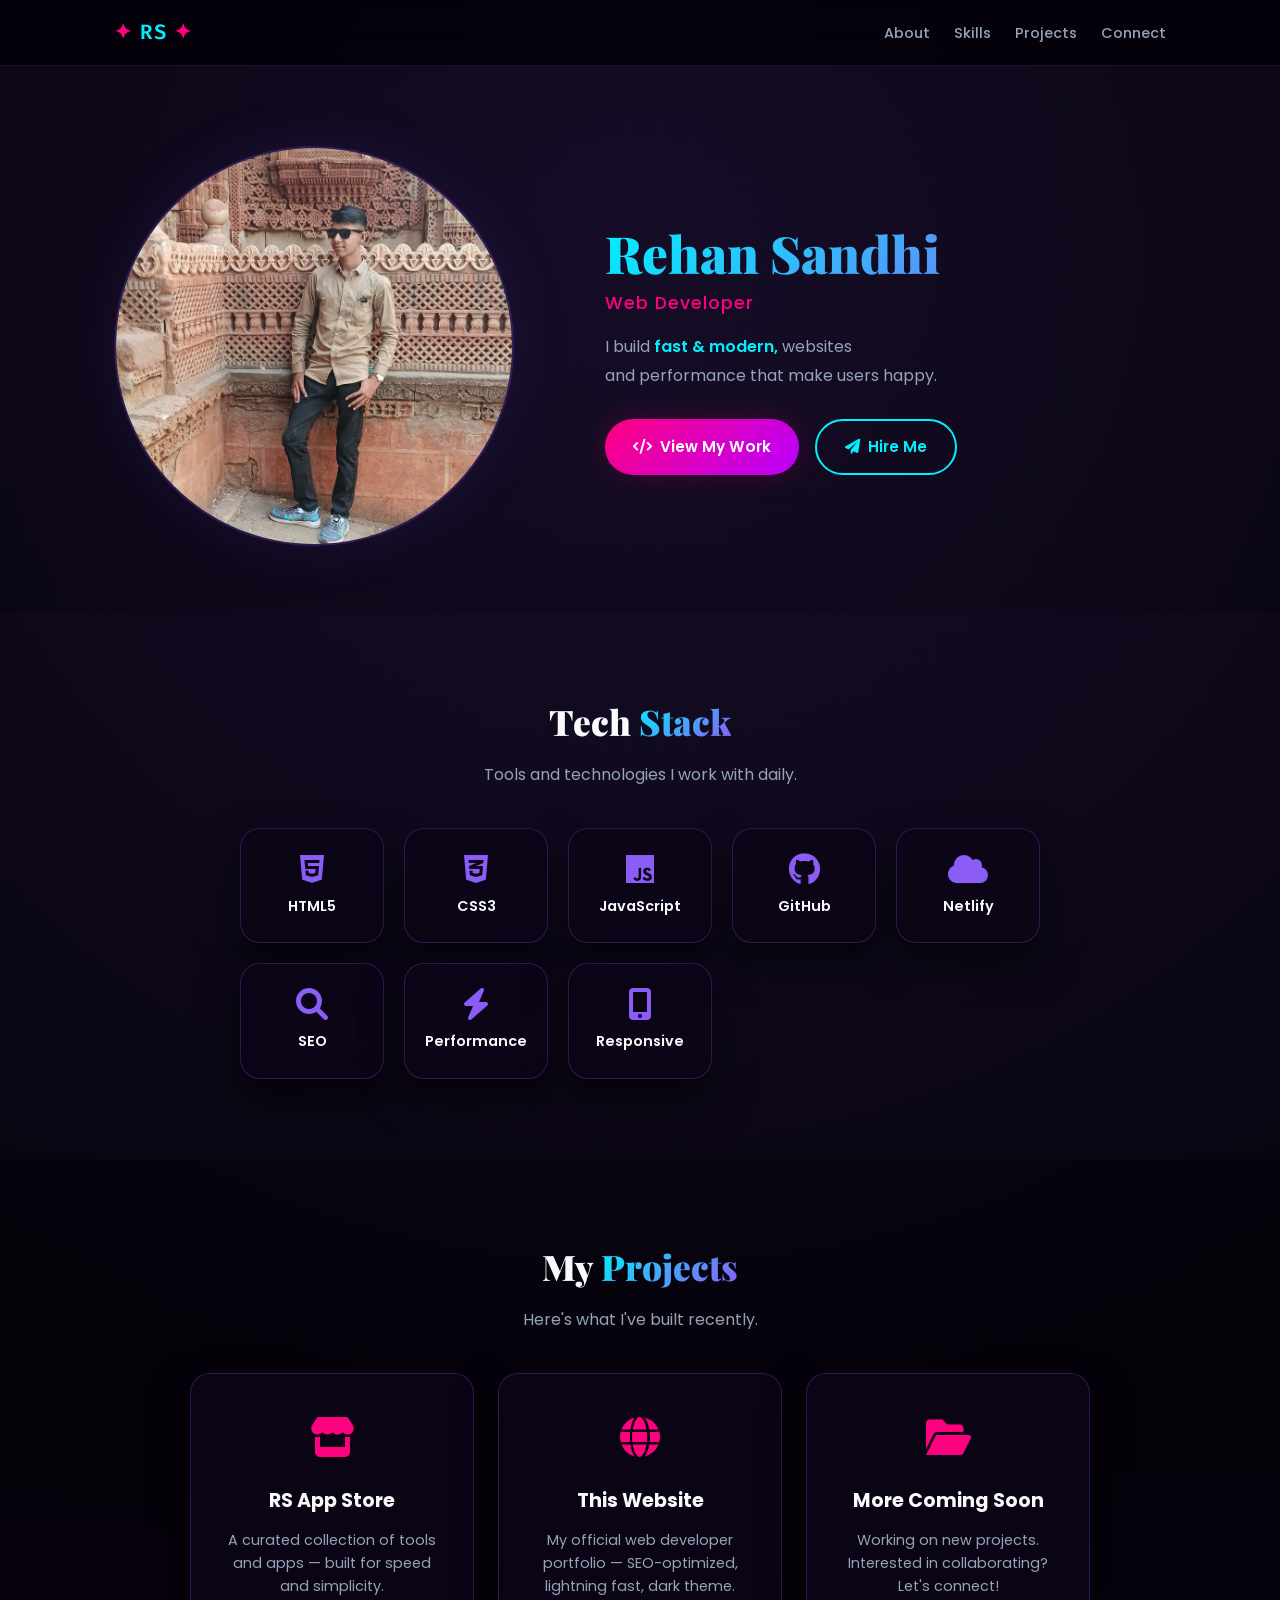
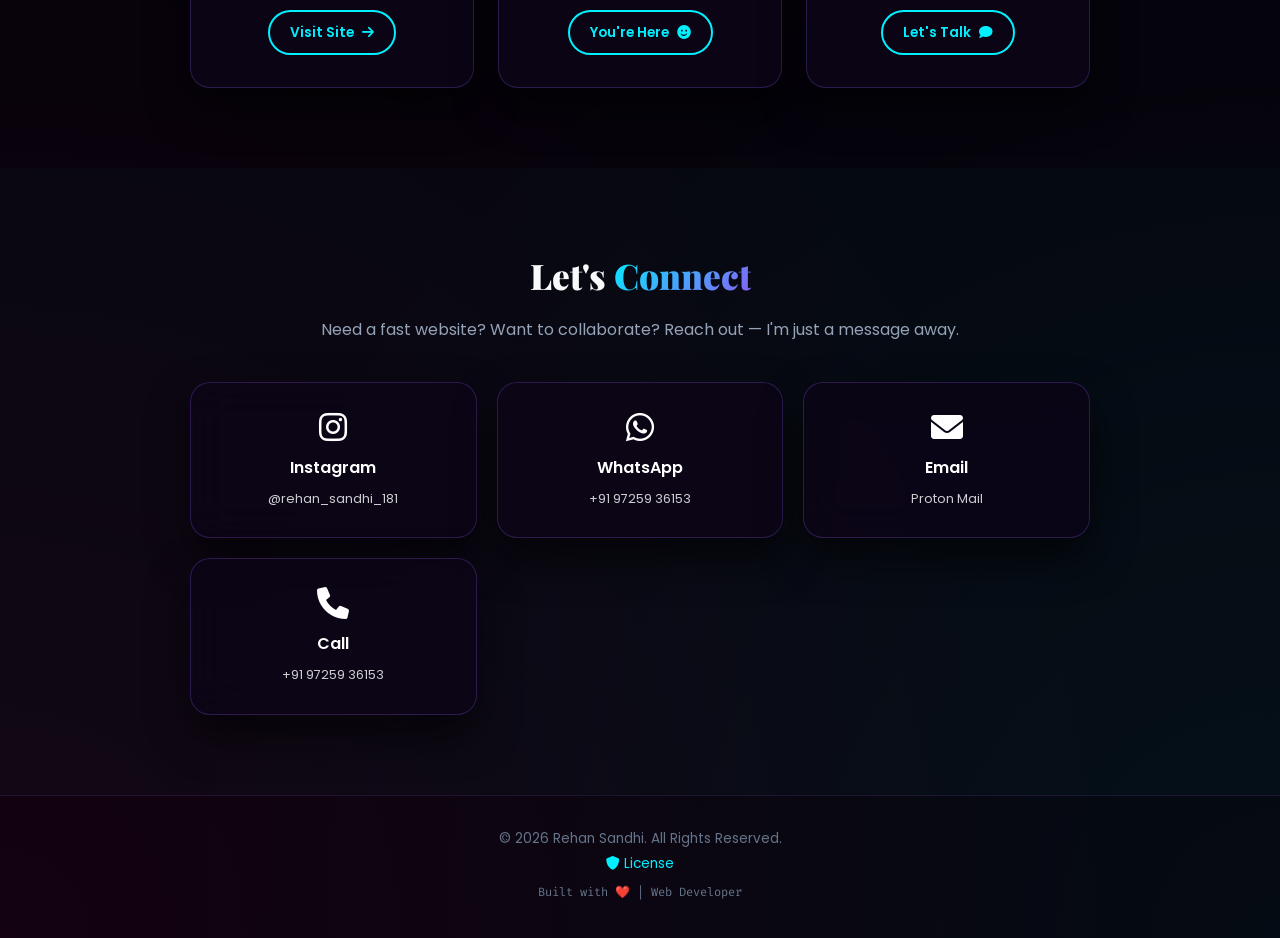
<file: index.html>
<!DOCTYPE html>
<html lang="en">
<head>
    <meta charset="UTF-8">
    <meta name="viewport" content="width=device-width, initial-scale=1.0">
    
    <!-- Primary Meta Tags -->
    <title>Rehan Sandhi | Web Developer</title>
    <meta name="title" content="Rehan Sandhi | Web Developer">
    <meta name="description" content="Rehan Sandhi - Web Developer. Building fast, modern, SEO-optimized websites. Specializing in static sites, GitHub, and Netlify deployment.">
    <meta name="keywords" content="Rehan Sandhi, Web Developer, web developer India, static sites, Netlify, GitHub, SEO, HTML, CSS, JavaScript, rehan_sandhi_181">
    <meta name="author" content="Rehan Sandhi">
    <meta name="robots" content="index, follow, max-image-preview:large">
    <meta name="theme-color" content="#0B1026">
    <meta name="apple-mobile-web-app-capable" content="yes">
    <meta name="apple-mobile-web-app-status-bar-style" content="black-translucent">
    <link rel="canonical" href="https://rehansandhi181.netlify.app/">
    
    <!-- Open Graph -->
    <meta property="og:type" content="website">
    <meta property="og:url" content="https://rehansandhi181.netlify.app/">
    <meta property="og:title" content="Rehan Sandhi | Web Developer">
    <meta property="og:description" content="Web Developer building fast, modern websites.">
    <meta property="og:image" content="https://rehansandhi181.netlify.app/rehan-sandhi.png">
    <meta property="og:image:alt" content="Rehan Sandhi - Web Developer">
    <meta property="og:site_name" content="Rehan Sandhi">
    <meta property="og:locale" content="en_IN">
    
    <!-- Twitter Card -->
    <meta name="twitter:card" content="summary_large_image">
    <meta name="twitter:url" content="https://rehansandhi181.netlify.app/">
    <meta name="twitter:title" content="Rehan Sandhi | Web Developer">
    <meta name="twitter:description" content="Web Developer building fast, modern websites.">
    <meta name="twitter:image" content="https://rehansandhi181.netlify.app/rehan-sandhi.png">
    
    <!-- Favicon -->
    <link rel="icon" type="image/png" href="rehan-sandhi.png">
    <link rel="apple-touch-icon" href="rehan-sandhi.png">
    
    <!-- Fonts -->
    <link rel="preconnect" href="https://fonts.googleapis.com">
    <link rel="preconnect" href="https://fonts.gstatic.com" crossorigin>
    <link href="https://fonts.googleapis.com/css2?family=Playfair+Display:wght@700;900&family=Poppins:wght@300;400;500;600;700&family=Fira+Code:wght@400;600&display=swap" rel="stylesheet">
    <link rel="stylesheet" href="https://cdnjs.cloudflare.com/ajax/libs/font-awesome/6.0.0-beta3/css/all.min.css">
    
    <!-- Stylesheet -->
    <link rel="stylesheet" href="style.css">
    
    <!-- Preload Critical Image -->
    <link rel="preload" as="image" href="rehan-sandhi.png">

    <!-- ============ STRUCTURED DATA ============ -->
    
    <!-- Person Schema -->
    <script type="application/ld+json">
    {
      "@context": "https://schema.org",
      "@type": "Person",
      "name": "Rehan Sandhi",
      "givenName": "Rehan",
      "familyName": "Sandhi",
      "url": "https://rehansandhi181.netlify.app",
      "image": "https://rehansandhi181.netlify.app/rehan-sandhi.png",
      "sameAs": [
        "https://www.instagram.com/rehan_sandhi_181/",
        "https://wa.me/919725936153",
        "https://rehan-sandhi.blogspot.com/"
      ],
      "jobTitle": "Web Developer",
      "description": "Rehan Sandhi is a web developer specializing in fast, modern, SEO-optimized static websites using HTML, CSS, JavaScript, and Netlify.",
      "email": "rehansandhi181@proton.me",
      "telephone": "+919725936153",
      "address": {
        "@type": "PostalAddress",
        "addressCountry": "IN"
      }
    }
    </script>

    <!-- ImageObject Schema -->
    <script type="application/ld+json">
    {
      "@context": "https://schema.org",
      "@type": "ImageObject",
      "contentUrl": "https://rehansandhi181.netlify.app/rehan-sandhi.png",
      "name": "Rehan Sandhi - Web Developer",
      "description": "Official photo of Rehan Sandhi, Web Developer.",
      "caption": "Rehan Sandhi - Web Developer Portrait",
      "author": {
        "@type": "Person",
        "name": "Rehan Sandhi"
      },
      "license": "https://rehan-sandhi.blogspot.com/2026/02/my-license.html"
    }
    </script>

    <!-- WebSite Schema -->
    <script type="application/ld+json">
    {
      "@context": "https://schema.org",
      "@type": "WebSite",
      "name": "Rehan Sandhi - Web Developer",
      "url": "https://rehansandhi181.netlify.app",
      "description": "Official website of Rehan Sandhi, Web Developer.",
      "publisher": {
        "@type": "Person",
        "name": "Rehan Sandhi"
      }
    }
    </script>
</head>
<body>
    <!-- Navigation -->
    <nav class="navbar" aria-label="Main navigation">
        <div class="container nav-container">
            <a href="/" class="logo" aria-label="Rehan Sandhi Home">
                <span class="logo-icon">✦</span> RS <span class="logo-icon">✦</span>
            </a>
            
            <!-- Hamburger Button (Mobile) -->
            <button class="hamburger" id="hamburger" aria-label="Menu" aria-expanded="false">
                <i class="fas fa-bars"></i>
            </button>
            
            <!-- Navigation Links -->
            <ul class="nav-links" id="navMenu">
                <li><a href="#about">About</a></li>
                <li><a href="#skills">Skills</a></li>
                <li><a href="#projects">Projects</a></li>
                <li><a href="#connect">Connect</a></li>
            </ul>
        </div>
    </nav>

    <!-- About Section -->
    <header class="hero" id="about">
        <div class="container hero-grid">
            <div class="hero-image">
                <img 
                    src="rehan-sandhi.png" 
                    alt="Rehan Sandhi - Web Developer | Building fast, modern websites" 
                    title="Rehan Sandhi - Web Developer"
                    width="400" 
                    height="400"
                    loading="eager"
                    decoding="async"
                >
            </div>
            <div class="hero-text">
                <h1 class="gradient-text">Rehan Sandhi</h1>
                <p class="tagline">Web Developer</p>
                <p class="bio">
                    I build <strong>fast & modern,</strong> websites<br>
                    and performance that make users happy.
                </p>
                <div class="cta-buttons">
                    <a href="#projects" class="btn btn-primary">
                        <i class="fas fa-code"></i> View My Work
                    </a>
                    <a href="#connect" class="btn btn-outline">
                        <i class="fas fa-paper-plane"></i> Hire Me
                    </a>
                </div>
            </div>
        </div>
    </header>

    <!-- Skills Section -->
    <section class="skills-section" id="skills">
        <div class="container">
            <h2 class="section-title">Tech <span class="gradient-text">Stack</span></h2>
            <p class="section-desc">Tools and technologies I work with daily.</p>
            
            <div class="skills-grid">
                <div class="skill-card">
                    <i class="fab fa-html5"></i>
                    <span>HTML5</span>
                </div>
                <div class="skill-card">
                    <i class="fab fa-css3-alt"></i>
                    <span>CSS3</span>
                </div>
                <div class="skill-card">
                    <i class="fab fa-js"></i>
                    <span>JavaScript</span>
                </div>
                <div class="skill-card">
                    <i class="fab fa-github"></i>
                    <span>GitHub</span>
                </div>
                <div class="skill-card">
                    <i class="fas fa-cloud"></i>
                    <span>Netlify</span>
                </div>
                <div class="skill-card">
                    <i class="fas fa-search"></i>
                    <span>SEO</span>
                </div>
                <div class="skill-card">
                    <i class="fas fa-bolt"></i>
                    <span>Performance</span>
                </div>
                <div class="skill-card">
                    <i class="fas fa-mobile-alt"></i>
                    <span>Responsive</span>
                </div>
            </div>
        </div>
    </section>

    <!-- Projects Section -->
    <section class="projects-section" id="projects">
        <div class="container">
            <h2 class="section-title">My <span class="gradient-text">Projects</span></h2>
            <p class="section-desc">Here's what I've built recently.</p>
            
            <div class="projects-grid">
                <div class="project-card">
                    <div class="project-icon">
                        <i class="fas fa-store"></i>
                    </div>
                    <h3>RS App Store</h3>
                    <p>A curated collection of tools and apps — built for speed and simplicity.</p>
                    <a href="https://rs-appstore.blogspot.com" target="_blank" rel="noopener" class="btn btn-outline btn-sm">
                        Visit Site <i class="fas fa-arrow-right"></i>
                    </a>
                </div>
                
                <div class="project-card">
                    <div class="project-icon">
                        <i class="fas fa-globe"></i>
                    </div>
                    <h3>This Website</h3>
                    <p>My official web developer portfolio — SEO-optimized, lightning fast, dark theme.</p>
                    <a href="https://rehansandhi181.netlify.app" class="btn btn-outline btn-sm">
                        You're Here <i class="fas fa-smile"></i>
                    </a>
                </div>
                
                <div class="project-card">
                    <div class="project-icon">
                        <i class="fas fa-folder-open"></i>
                    </div>
                    <h3>More Coming Soon</h3>
                    <p>Working on new projects. Interested in collaborating? Let's connect!</p>
                    <a href="#connect" class="btn btn-outline btn-sm">
                        Let's Talk <i class="fas fa-comment"></i>
                    </a>
                </div>
            </div>
        </div>
    </section>

    <!-- Connect Section -->
    <section class="connect-section" id="connect">
        <div class="container">
            <h2 class="section-title">Let's <span class="gradient-text">Connect</span></h2>
            <p class="section-desc">Need a fast website? Want to collaborate? Reach out — I'm just a message away.</p>
            
            <div class="social-grid">
                <a href="https://www.instagram.com/rehan_sandhi_181/" class="social-card instagram" target="_blank" rel="me noopener">
                    <i class="fab fa-instagram"></i>
                    <span class="social-name">Instagram</span>
                    <span class="social-handle">@rehan_sandhi_181</span>
                </a>
                
                <a href="https://wa.me/919725936153" class="social-card whatsapp" target="_blank" rel="me noopener">
                    <i class="fab fa-whatsapp"></i>
                    <span class="social-name">WhatsApp</span>
                    <span class="social-handle">+91 97259 36153</span>
                </a>
                
                <a href="mailto:rehansandhi181@proton.me" class="social-card email">
                    <i class="fas fa-envelope"></i>
                    <span class="social-name">Email</span>
                    <span class="social-handle">Proton Mail</span>
                </a>
                
                <a href="tel:+919725936153" class="social-card phone">
                    <i class="fas fa-phone"></i>
                    <span class="social-name">Call</span>
                    <span class="social-handle">+91 97259 36153</span>
                </a>
            </div>
        </div>
    </section>

    <!-- Footer -->
    <footer class="footer">
        <div class="container">
            <div class="footer-content">
                <p>&copy; 2026 Rehan Sandhi. All Rights Reserved.</p>
                <p class="footer-license">
                    <a href="https://rehan-sandhi.blogspot.com/2026/02/my-license.html" target="_blank" rel="noopener">
                        <i class="fas fa-shield-alt"></i> License
                    </a>
                </p>
                <p class="footer-tagline">Built with ❤️ | Web Developer</p>
            </div>
        </div>
    </footer>

    <!-- Back to Top -->
    <button id="backToTop" class="back-to-top" aria-label="Back to top">
        <i class="fas fa-arrow-up"></i>
    </button>

    <script>
        // Smooth scroll
        document.querySelectorAll('a[href^="#"]').forEach(anchor => {
            anchor.addEventListener('click', function(e) {
                e.preventDefault();
                document.querySelector(this.getAttribute('href')).scrollIntoView({
                    behavior: 'smooth'
                });
            });
        });

        // Back to top
        const backToTop = document.getElementById('backToTop');
        window.addEventListener('scroll', () => {
            backToTop.classList.toggle('visible', window.scrollY > 500);
        });
        backToTop.addEventListener('click', () => {
            window.scrollTo({ top: 0, behavior: 'smooth' });
        });

        // Instant Dropdown Menu
        const hamburger = document.getElementById('hamburger');
        const navMenu = document.getElementById('navMenu');

        hamburger.addEventListener('click', () => {
            navMenu.classList.toggle('show');
            hamburger.setAttribute('aria-expanded', navMenu.classList.contains('show'));
        });

        navMenu.querySelectorAll('a').forEach(link => {
            link.addEventListener('click', () => {
                navMenu.classList.remove('show');
                hamburger.setAttribute('aria-expanded', 'false');
            });
        });

        document.addEventListener('click', (e) => {
            if (!hamburger.contains(e.target) && !navMenu.contains(e.target)) {
                navMenu.classList.remove('show');
                hamburger.setAttribute('aria-expanded', 'false');
            }
        });
    </script>
</body>
</html>
</file>
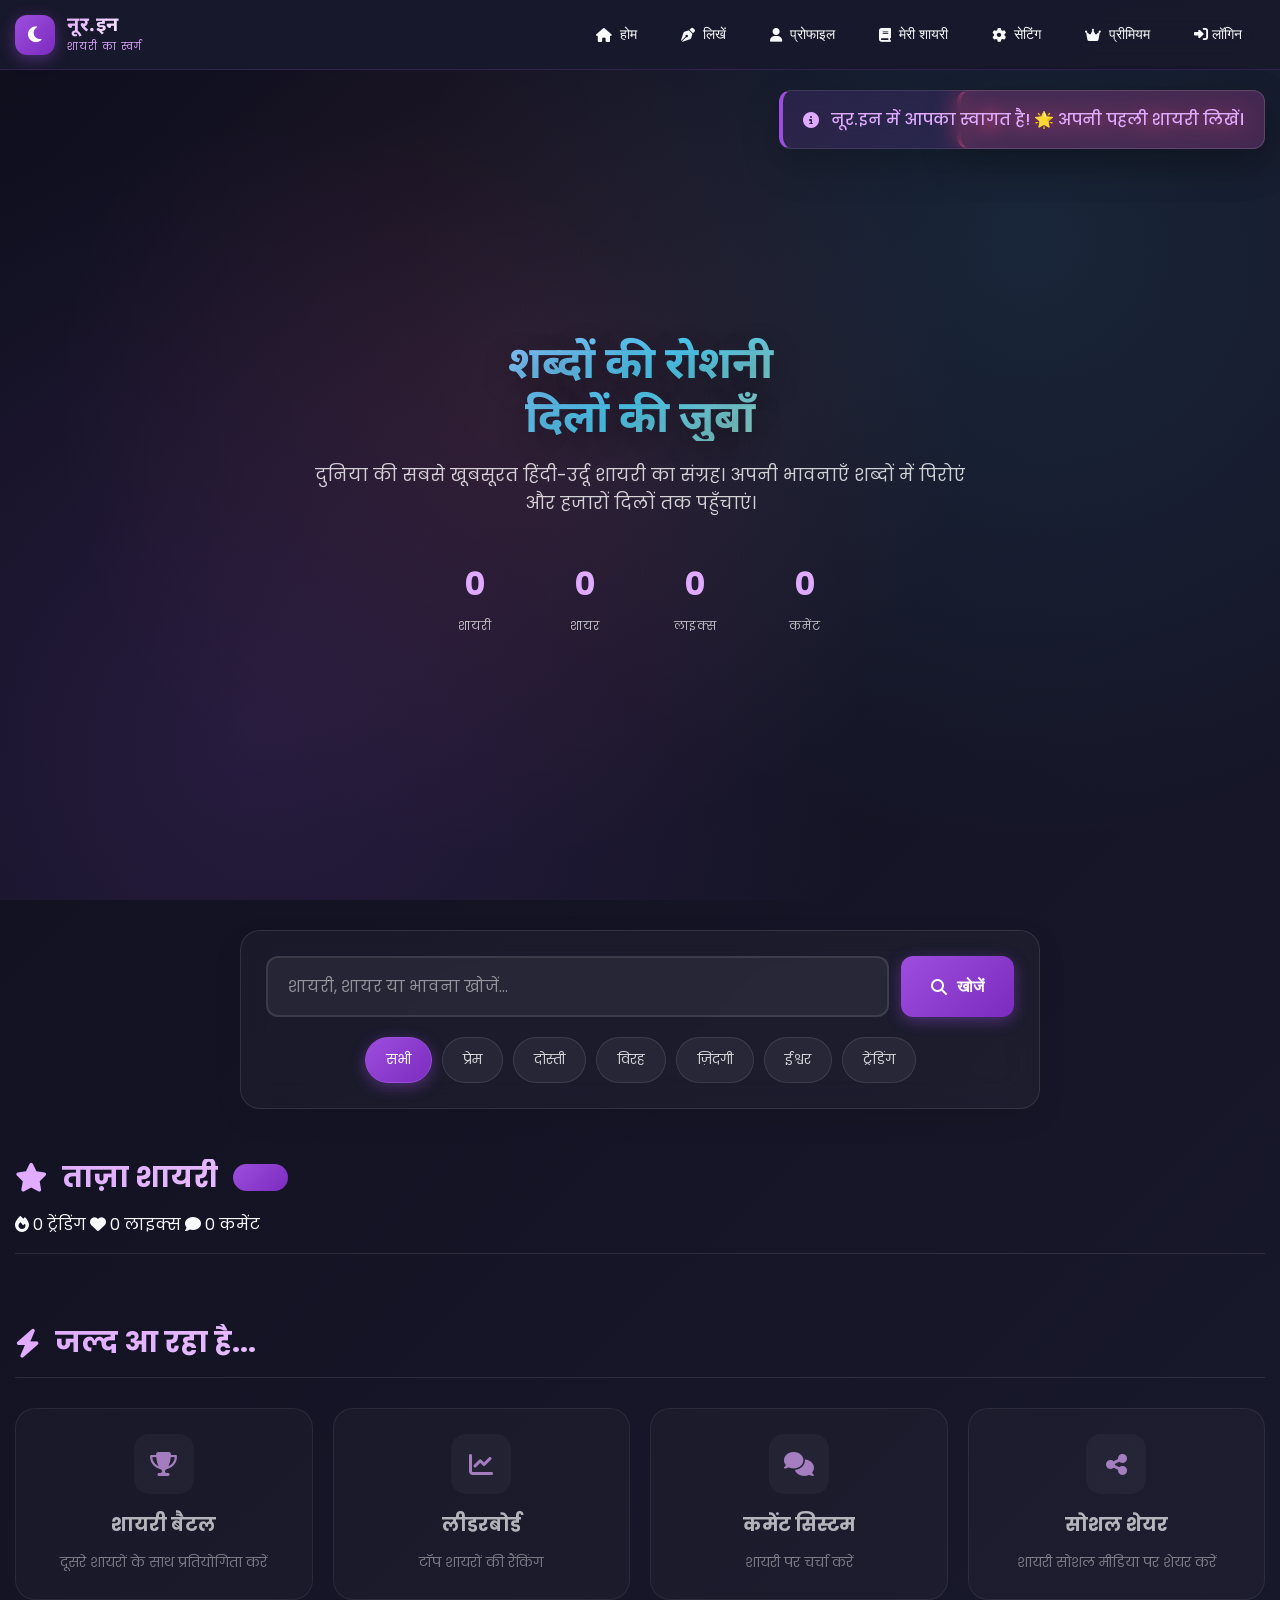
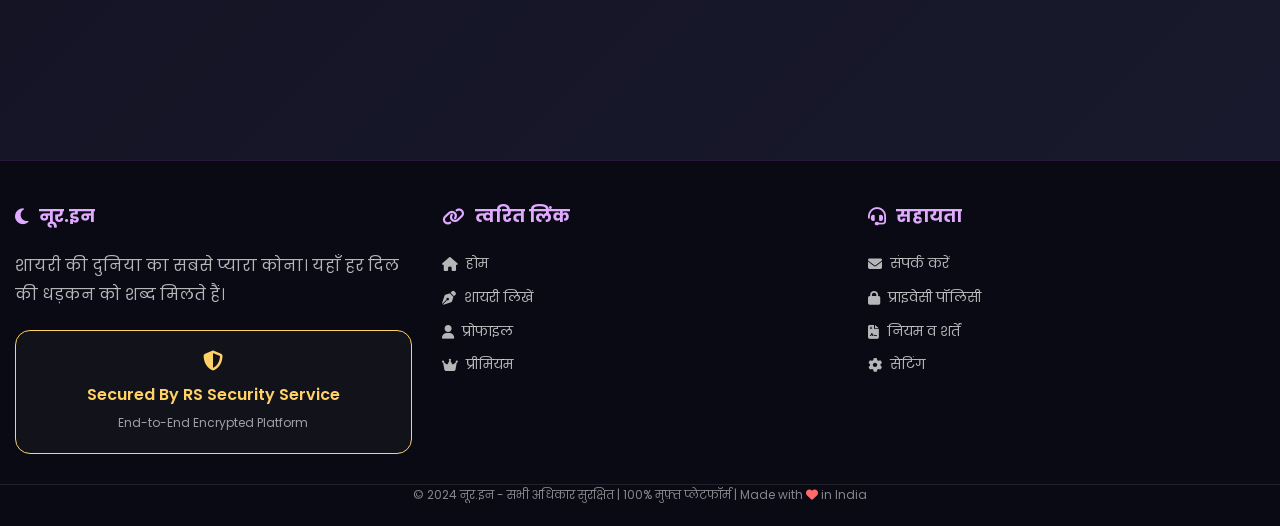
<file: Index.html>
<!DOCTYPE html>
<html lang="hi">
<head>
    <meta charset="UTF-8">
    <meta name="viewport" content="width=device-width, initial-scale=1.0, maximum-scale=1.0, user-scalable=no">
    <title>नूर.इन - शायरी का स्वर्ग</title>
    
    <!-- FONTS -->
    <link href="https://fonts.googleapis.com/css2?family=Noto+Sans+Devanagari:wght@300;400;500;600;700&family=Playfair+Display:wght@400;500;600;700&family=Poppins:wght@300;400;500;600;700&display=swap" rel="stylesheet">
    <link rel="stylesheet" href="https://cdnjs.cloudflare.com/ajax/libs/font-awesome/6.4.0/css/all.min.css">
    
    <style>
        /* ============================================
            CSS VARIABLES & RESET
        ============================================ */
        :root {
            --primary: #9D4EDD;
            --primary-dark: #7B2CBF;
            --primary-light: #E0AAFF;
            --secondary: #FF6B6B;
            --accent: #4CC9F0;
            --gold: #FFD166;
            --dark: #1A1A2E;
            --dark-light: #2D2D44;
            --light: #F8F9FA;
            --text: #333333;
            --text-light: #666666;
            --success: #06D6A0;
            --error: #EF476F;
            --warning: #FFD166;
            --premium: #FFD700;
            --shadow: 0 10px 30px rgba(0, 0, 0, 0.08);
            --shadow-hover: 0 20px 50px rgba(0, 0, 0, 0.15);
            --transition: all 0.4s cubic-bezier(0.175, 0.885, 0.32, 1.1);
            --border-radius: 20px;
            --border-radius-sm: 12px;
            --header-height: 70px;
            --safe-area-top: env(safe-area-inset-top, 0px);
        }
        
        * {
            margin: 0;
            padding: 0;
            box-sizing: border-box;
            -webkit-tap-highlight-color: transparent;
        }
        
        html {
            scroll-behavior: smooth;
            overflow-x: hidden;
        }
        
        body {
            font-family: 'Poppins', 'Noto Sans Devanagari', sans-serif;
            background: linear-gradient(135deg, #0F0F1E 0%, #1A1A2E 100%);
            color: var(--light);
            line-height: 1.7;
            overflow-x: hidden;
            min-height: 100vh;
            padding-top: var(--safe-area-top);
        }
        
        .hindi-font {
            font-family: 'Noto Sans Devanagari', serif;
        }
        
        .shayari-font {
            font-family: 'Playfair Display', 'Noto Sans Devanagari', serif;
        }
        
        /* ============================================
            GLASSMORPHISM EFFECTS
        ============================================ */
        .glass {
            background: rgba(255, 255, 255, 0.05);
            backdrop-filter: blur(10px);
            border: 1px solid rgba(255, 255, 255, 0.1);
        }
        
        .glass-dark {
            background: rgba(26, 26, 46, 0.8);
            backdrop-filter: blur(15px);
            border: 1px solid rgba(157, 78, 221, 0.2);
        }
        
        /* ============================================
            HEADER & NAVIGATION - MOBILE OPTIMIZED
        ============================================ */
        .header {
            position: fixed;
            top: var(--safe-area-top);
            left: 0;
            width: 100%;
            z-index: 1000;
            padding: 10px 0;
            transition: var(--transition);
            height: var(--header-height);
            background: rgba(26, 26, 46, 0.95);
            backdrop-filter: blur(20px);
            border-bottom: 1px solid rgba(157, 78, 221, 0.2);
        }
        
        .nav-container {
            max-width: 1400px;
            margin: 0 auto;
            padding: 0 15px;
            display: flex;
            justify-content: space-between;
            align-items: center;
            height: 100%;
        }
        
        .logo {
            display: flex;
            align-items: center;
            gap: 12px;
            text-decoration: none;
            flex-shrink: 0;
        }
        
        .logo-icon {
            width: 40px;
            height: 40px;
            background: linear-gradient(135deg, var(--primary), var(--primary-dark));
            border-radius: 12px;
            display: flex;
            align-items: center;
            justify-content: center;
            color: white;
            font-size: 18px;
            box-shadow: 0 4px 15px rgba(157, 78, 221, 0.4);
            position: relative;
            overflow: hidden;
        }
        
        .logo-text {
            display: flex;
            flex-direction: column;
        }
        
        .logo-main {
            font-size: 20px;
            font-weight: 700;
            background: linear-gradient(135deg, var(--primary-light), white);
            -webkit-background-clip: text;
            -webkit-text-fill-color: transparent;
            letter-spacing: 0.5px;
            line-height: 1.2;
        }
        
        .logo-tagline {
            font-size: 10px;
            color: var(--primary-light);
            letter-spacing: 1px;
            text-transform: uppercase;
        }
        
        .mobile-menu-btn {
            display: none;
            background: transparent;
            border: none;
            color: white;
            font-size: 24px;
            cursor: pointer;
            padding: 8px;
            border-radius: 8px;
            transition: var(--transition);
        }
        
        .mobile-menu-btn:hover {
            background: rgba(157, 78, 221, 0.1);
        }
        
        .nav-links {
            display: flex;
            gap: 8px;
            align-items: center;
            flex-wrap: nowrap;
            overflow-x: auto;
            -webkit-overflow-scrolling: touch;
            scrollbar-width: none;
            padding: 0 5px;
        }
        
        .nav-links::-webkit-scrollbar {
            display: none;
        }
        
        .nav-btn {
            background: transparent;
            border: none;
            padding: 10px 18px;
            border-radius: 50px;
            color: var(--light);
            font-size: 14px;
            font-weight: 500;
            cursor: pointer;
            transition: var(--transition);
            display: flex;
            align-items: center;
            gap: 8px;
            position: relative;
            overflow: hidden;
            white-space: nowrap;
            flex-shrink: 0;
        }
        
        .nav-btn:hover {
            background: rgba(157, 78, 221, 0.1);
            transform: translateY(-2px);
        }
        
        .nav-btn.primary {
            background: linear-gradient(135deg, var(--primary), var(--primary-dark));
            color: white;
            padding: 10px 22px;
            box-shadow: 0 4px 15px rgba(157, 78, 221, 0.4);
        }
        
        .nav-btn.primary:hover {
            transform: translateY(-3px);
            box-shadow: 0 8px 25px rgba(157, 78, 221, 0.6);
        }
        
        .user-badge {
            display: flex;
            align-items: center;
            gap: 10px;
            padding: 8px 16px;
            background: rgba(255, 255, 255, 0.05);
            border-radius: 50px;
            border: 1px solid rgba(157, 78, 221, 0.3);
            flex-shrink: 0;
        }
        
        .user-avatar {
            width: 32px;
            height: 32px;
            background: linear-gradient(135deg, var(--primary), var(--accent));
            border-radius: 50%;
            display: flex;
            align-items: center;
            justify-content: center;
            color: white;
            font-weight: 600;
            font-size: 14px;
            flex-shrink: 0;
        }
        
        /* ============================================
            HERO SECTION - MOBILE OPTIMIZED
        ============================================ */
        .hero-section {
            min-height: calc(100vh - var(--header-height));
            display: flex;
            align-items: center;
            justify-content: center;
            padding: 30px 15px;
            position: relative;
            overflow: hidden;
            margin-top: var(--header-height);
        }
        
        .hero-bg {
            position: absolute;
            top: 0;
            left: 0;
            width: 100%;
            height: 100%;
            background: 
                radial-gradient(circle at 20% 80%, rgba(157, 78, 221, 0.15) 0%, transparent 50%),
                radial-gradient(circle at 80% 20%, rgba(76, 201, 240, 0.1) 0%, transparent 50%),
                radial-gradient(circle at 40% 40%, rgba(255, 107, 107, 0.1) 0%, transparent 50%);
            z-index: -1;
        }
        
        .hero-content {
            text-align: center;
            max-width: 900px;
            z-index: 1;
            width: 100%;
        }
        
        .hero-title {
            font-size: 2.8rem;
            font-weight: 700;
            margin-bottom: 20px;
            background: linear-gradient(135deg, var(--primary-light), var(--accent), var(--gold));
            -webkit-background-clip: text;
            -webkit-text-fill-color: transparent;
            line-height: 1.2;
            text-shadow: 0 10px 30px rgba(0, 0, 0, 0.3);
            padding: 0 10px;
        }
        
        .hero-subtitle {
            font-size: 1.1rem;
            color: rgba(255, 255, 255, 0.8);
            max-width: 700px;
            margin: 0 auto 30px;
            line-height: 1.6;
            padding: 0 10px;
        }
        
        .hero-stats {
            display: flex;
            justify-content: center;
            gap: 30px;
            margin-top: 40px;
            flex-wrap: wrap;
        }
        
        .stat-item {
            text-align: center;
            min-width: 80px;
        }
        
        .stat-number {
            font-size: 2rem;
            font-weight: 700;
            color: var(--primary-light);
            margin-bottom: 5px;
        }
        
        .stat-label {
            color: rgba(255, 255, 255, 0.7);
            font-size: 12px;
            text-transform: uppercase;
            letter-spacing: 1px;
        }
        
        /* ============================================
            MAIN CONTENT
        ============================================ */
        .main-container {
            max-width: 1400px;
            margin: 0 auto;
            padding: 0 15px 60px;
            width: 100%;
        }
        
        /* ============================================
            SMART SEARCH
        ============================================ */
        .search-section {
            margin: 30px auto 50px;
            max-width: 800px;
            width: 100%;
        }
        
        .search-container {
            background: rgba(255, 255, 255, 0.03);
            border-radius: var(--border-radius);
            padding: 25px;
            border: 1px solid rgba(255, 255, 255, 0.1);
            box-shadow: var(--shadow);
        }
        
        .search-box {
            display: flex;
            gap: 12px;
            margin-bottom: 20px;
        }
        
        .search-input {
            flex: 1;
            padding: 16px 20px;
            background: rgba(255, 255, 255, 0.05);
            border: 2px solid rgba(255, 255, 255, 0.1);
            border-radius: 12px;
            font-size: 16px;
            color: white;
            font-family: inherit;
            transition: var(--transition);
            min-height: 54px;
        }
        
        .search-input:focus {
            outline: none;
            border-color: var(--primary);
            background: rgba(255, 255, 255, 0.08);
            box-shadow: 0 0 0 3px rgba(157, 78, 221, 0.2);
        }
        
        .search-input::placeholder {
            color: rgba(255, 255, 255, 0.5);
        }
        
        .search-btn {
            background: linear-gradient(135deg, var(--primary), var(--primary-dark));
            color: white;
            border: none;
            padding: 0 30px;
            border-radius: 12px;
            font-size: 16px;
            font-weight: 600;
            cursor: pointer;
            transition: var(--transition);
            display: flex;
            align-items: center;
            gap: 10px;
            box-shadow: 0 4px 15px rgba(157, 78, 221, 0.4);
            min-width: 100px;
            justify-content: center;
        }
        
        .search-btn:hover {
            transform: translateY(-2px);
            box-shadow: 0 8px 25px rgba(157, 78, 221, 0.6);
        }
        
        .search-filters {
            display: flex;
            flex-wrap: wrap;
            gap: 10px;
            justify-content: center;
        }
        
        .filter-chip {
            padding: 10px 20px;
            background: rgba(255, 255, 255, 0.05);
            border: 1px solid rgba(255, 255, 255, 0.1);
            border-radius: 50px;
            color: rgba(255, 255, 255, 0.8);
            cursor: pointer;
            transition: var(--transition);
            font-size: 14px;
            white-space: nowrap;
        }
        
        .filter-chip:hover {
            background: var(--primary);
            color: white;
            border-color: var(--primary);
            transform: translateY(-2px);
        }
        
        .filter-chip.active {
            background: linear-gradient(135deg, var(--primary), var(--primary-dark));
            color: white;
            border-color: var(--primary);
            box-shadow: 0 4px 15px rgba(157, 78, 221, 0.4);
        }
        
        /* ============================================
            POST FORM
        ============================================ */
        .post-form-section {
            background: rgba(255, 255, 255, 0.03);
            border-radius: var(--border-radius);
            padding: 25px;
            margin-bottom: 40px;
            border: 1px solid rgba(255, 255, 255, 0.1);
            display: none;
            animation: slideUp 0.6s ease;
        }
        
        .form-header {
            display: flex;
            align-items: center;
            gap: 15px;
            margin-bottom: 30px;
        }
        
        .form-icon {
            width: 50px;
            height: 50px;
            background: linear-gradient(135deg, var(--primary), var(--primary-dark));
            border-radius: 12px;
            display: flex;
            align-items: center;
            justify-content: center;
            color: white;
            font-size: 20px;
            flex-shrink: 0;
        }
        
        .form-title {
            font-size: 1.8rem;
            background: linear-gradient(135deg, var(--primary-light), white);
            -webkit-background-clip: text;
            -webkit-text-fill-color: transparent;
            line-height: 1.3;
        }
        
        .form-grid {
            display: grid;
            grid-template-columns: 1fr;
            gap: 20px;
            margin-bottom: 20px;
        }
        
        .form-group {
            margin-bottom: 20px;
        }
        
        .form-label {
            display: block;
            margin-bottom: 10px;
            color: var(--primary-light);
            font-weight: 500;
            font-size: 14px;
        }
        
        .form-input, .form-textarea, .form-select {
            width: 100%;
            padding: 16px 20px;
            background: rgba(255, 255, 255, 0.05);
            border: 2px solid rgba(255, 255, 255, 0.1);
            border-radius: 12px;
            font-size: 16px;
            color: white;
            font-family: inherit;
            transition: var(--transition);
        }
        
        .form-textarea {
            min-height: 150px;
            resize: vertical;
            line-height: 1.6;
        }
        
        .form-input:focus, .form-textarea:focus, .form-select:focus {
            outline: none;
            border-color: var(--primary);
            background: rgba(255, 255, 255, 0.08);
            box-shadow: 0 0 0 3px rgba(157, 78, 221, 0.2);
        }
        
        .form-buttons {
            display: flex;
            gap: 15px;
            margin-top: 30px;
            flex-wrap: wrap;
        }
        
        .btn {
            padding: 16px 25px;
            border-radius: 12px;
            font-size: 16px;
            font-weight: 600;
            cursor: pointer;
            transition: var(--transition);
            border: none;
            display: flex;
            align-items: center;
            justify-content: center;
            gap: 10px;
            min-width: 150px;
            flex: 1;
        }
        
        .btn-primary {
            background: linear-gradient(135deg, var(--primary), var(--primary-dark));
            color: white;
            box-shadow: 0 4px 15px rgba(157, 78, 221, 0.4);
        }
        
        .btn-primary:hover {
            transform: translateY(-3px);
            box-shadow: 0 8px 25px rgba(157, 78, 221, 0.6);
        }
        
        .btn-secondary {
            background: rgba(255, 255, 255, 0.05);
            color: white;
            border: 2px solid rgba(255, 255, 255, 0.2);
        }
        
        .btn-secondary:hover {
            background: rgba(255, 255, 255, 0.1);
            border-color: var(--primary);
        }
        
        /* ============================================
            SHAYARI GRID
        ============================================ */
        .shayari-section {
            margin: 40px 0;
        }
        
        .section-header {
            display: flex;
            flex-direction: column;
            gap: 15px;
            margin-bottom: 30px;
            padding-bottom: 15px;
            border-bottom: 1px solid rgba(255, 255, 255, 0.1);
        }
        
        .section-title {
            font-size: 1.8rem;
            display: flex;
            align-items: center;
            gap: 15px;
            background: linear-gradient(135deg, var(--primary-light), white);
            -webkit-background-clip: text;
            -webkit-text-fill-color: transparent;
            line-height: 1.3;
        }
        
        .section-badge {
            background: linear-gradient(135deg, var(--primary), var(--primary-dark));
            color: white;
            padding: 6px 15px;
            border-radius: 50px;
            font-size: 12px;
            font-weight: 600;
            display: flex;
            align-items: center;
            gap: 6px;
        }
        
        .shayari-grid {
            display: grid;
            grid-template-columns: repeat(auto-fill, minmax(320px, 1fr));
            gap: 20px;
            animation: fadeIn 0.8s ease;
        }
        
        .shayari-card {
            background: rgba(255, 255, 255, 0.03);
            border-radius: var(--border-radius);
            padding: 25px;
            border: 1px solid rgba(255, 255, 255, 0.1);
            transition: var(--transition);
            position: relative;
            overflow: hidden;
        }
        
        .shayari-card:hover {
            transform: translateY(-8px);
            background: rgba(255, 255, 255, 0.05);
            border-color: var(--primary);
            box-shadow: var(--shadow-hover);
        }
        
        .shayari-card::before {
            content: '';
            position: absolute;
            top: 0;
            left: 0;
            width: 4px;
            height: 100%;
            background: linear-gradient(to bottom, var(--primary), var(--accent));
        }
        
        .shayari-text {
            font-size: 1.2rem;
            line-height: 1.7;
            color: white;
            margin-bottom: 20px;
            text-align: center;
            font-style: italic;
            min-height: 100px;
            display: flex;
            align-items: center;
            justify-content: center;
            word-break: break-word;
        }
        
        .shayari-meta {
            display: flex;
            justify-content: space-between;
            align-items: center;
            padding-top: 20px;
            border-top: 1px solid rgba(255, 255, 255, 0.1);
            flex-wrap: wrap;
            gap: 10px;
        }
        
        .shayari-author {
            display: flex;
            align-items: center;
            gap: 10px;
        }
        
        .author-avatar {
            width: 36px;
            height: 36px;
            background: linear-gradient(135deg, var(--primary), var(--accent));
            border-radius: 50%;
            display: flex;
            align-items: center;
            justify-content: center;
            color: white;
            font-weight: 600;
            flex-shrink: 0;
        }
        
        .author-info h4 {
            color: var(--primary-light);
            font-size: 14px;
            margin-bottom: 3px;
        }
        
        .author-info span {
            color: rgba(255, 255, 255, 0.6);
            font-size: 12px;
        }
        
        .shayari-category {
            background: rgba(157, 78, 221, 0.2);
            color: var(--primary-light);
            padding: 6px 15px;
            border-radius: 50px;
            font-size: 12px;
            font-weight: 500;
            border: 1px solid rgba(157, 78, 221, 0.3);
            white-space: nowrap;
        }
        
        .shayari-actions {
            display: flex;
            align-items: center;
            gap: 15px;
            margin-top: 15px;
            flex-wrap: wrap;
        }
        
        .action-btn {
            background: transparent;
            border: none;
            color: rgba(255, 255, 255, 0.7);
            cursor: pointer;
            display: flex;
            align-items: center;
            gap: 6px;
            transition: var(--transition);
            padding: 8px 12px;
            border-radius: 8px;
            font-size: 13px;
        }
        
        .action-btn:hover {
            background: rgba(255, 255, 255, 0.05);
            color: var(--primary-light);
        }
        
        .action-btn.liked {
            color: var(--secondary);
        }
        
        .action-btn.saved {
            color: var(--gold);
        }
        
        /* ============================================
            PROFILE & SETTINGS PAGES
        ============================================ */
        .profile-section, .settings-section, .my-shayari-section {
            margin: 40px auto;
            max-width: 800px;
        }
        
        .profile-header {
            display: flex;
            align-items: center;
            gap: 25px;
            margin-bottom: 40px;
            padding: 30px;
            background: rgba(255, 255, 255, 0.03);
            border-radius: var(--border-radius);
            border: 1px solid rgba(255, 255, 255, 0.1);
        }
        
        .profile-avatar {
            width: 100px;
            height: 100px;
            background: linear-gradient(135deg, var(--primary), var(--accent));
            border-radius: 50%;
            display: flex;
            align-items: center;
            justify-content: center;
            color: white;
            font-size: 36px;
            font-weight: 600;
            flex-shrink: 0;
        }
        
        .profile-info {
            flex: 1;
        }
        
        .profile-name {
            font-size: 2rem;
            margin-bottom: 10px;
            background: linear-gradient(135deg, var(--primary-light), white);
            -webkit-background-clip: text;
            -webkit-text-fill-color: transparent;
        }
        
        .profile-stats {
            display: flex;
            gap: 30px;
            margin-top: 20px;
        }
        
        .profile-stat {
            text-align: center;
        }
        
        .profile-stat-number {
            font-size: 1.8rem;
            font-weight: 700;
            color: var(--primary-light);
        }
        
        .profile-stat-label {
            color: rgba(255, 255, 255, 0.7);
            font-size: 12px;
            text-transform: uppercase;
            letter-spacing: 1px;
        }
        
        /* Settings Grid */
        .settings-grid {
            display: grid;
            gap: 20px;
            margin-bottom: 30px;
        }
        
        .setting-card {
            background: rgba(255, 255, 255, 0.03);
            border-radius: var(--border-radius-sm);
            padding: 25px;
            border: 1px solid rgba(255, 255, 255, 0.1);
            transition: var(--transition);
        }
        
        .setting-card:hover {
            background: rgba(255, 255, 255, 0.05);
            border-color: var(--primary);
        }
        
        .setting-header {
            display: flex;
            align-items: center;
            gap: 15px;
            margin-bottom: 20px;
        }
        
        .setting-icon {
            width: 50px;
            height: 50px;
            background: linear-gradient(135deg, var(--primary), var(--primary-dark));
            border-radius: 12px;
            display: flex;
            align-items: center;
            justify-content: center;
            color: white;
            font-size: 20px;
        }
        
        .setting-title {
            font-size: 1.3rem;
            color: var(--primary-light);
        }
        
        /* ============================================
            PREMIUM SECTION
        ============================================ */
        .premium-badge {
            background: linear-gradient(135deg, var(--gold), #FF9500);
            color: #000;
            padding: 4px 12px;
            border-radius: 50px;
            font-size: 11px;
            font-weight: 700;
            display: inline-flex;
            align-items: center;
            gap: 5px;
            text-transform: uppercase;
            letter-spacing: 1px;
            margin-left: 10px;
        }
        
        .premium-card {
            background: linear-gradient(135deg, rgba(255, 209, 102, 0.1), rgba(255, 149, 0, 0.1));
            border: 2px solid var(--gold);
            border-radius: var(--border-radius);
            padding: 30px;
            text-align: center;
            margin: 40px 0;
        }
        
        /* ============================================
            COMING SOON SECTIONS
        ============================================ */
        .coming-soon-grid {
            display: grid;
            grid-template-columns: repeat(auto-fill, minmax(250px, 1fr));
            gap: 20px;
            margin-top: 30px;
        }
        
        .coming-soon-card {
            background: rgba(255, 255, 255, 0.03);
            border-radius: var(--border-radius);
            padding: 25px;
            border: 1px solid rgba(255, 255, 255, 0.1);
            text-align: center;
            transition: var(--transition);
            opacity: 0.7;
        }
        
        .coming-soon-card:hover {
            transform: translateY(-5px);
            opacity: 1;
        }
        
        .coming-soon-icon {
            width: 60px;
            height: 60px;
            background: rgba(255, 255, 255, 0.05);
            border-radius: 15px;
            display: flex;
            align-items: center;
            justify-content: center;
            color: var(--primary-light);
            font-size: 24px;
            margin: 0 auto 15px;
        }
        
        /* ============================================
            MODAL & MESSAGES
        ============================================ */
        .modal {
            display: none;
            position: fixed;
            top: 0;
            left: 0;
            width: 100%;
            height: 100%;
            background: rgba(0, 0, 0, 0.8);
            backdrop-filter: blur(10px);
            z-index: 2000;
            align-items: center;
            justify-content: center;
            animation: fadeIn 0.3s ease;
            padding: 20px;
        }
        
        .modal-content {
            background: rgba(26, 26, 46, 0.95);
            border-radius: var(--border-radius);
            width: 100%;
            max-width: 500px;
            max-height: 90vh;
            overflow-y: auto;
            padding: 25px;
            border: 1px solid rgba(157, 78, 221, 0.3);
            box-shadow: 0 30px 60px rgba(0, 0, 0, 0.4);
            animation: slideUp 0.4s ease;
        }
        
        .message {
            position: fixed;
            top: calc(var(--header-height) + var(--safe-area-top) + 20px);
            right: 15px;
            padding: 15px 20px;
            border-radius: 12px;
            font-weight: 500;
            z-index: 3000;
            animation: slideInRight 0.4s ease, fadeOut 0.4s ease 2.6s;
            max-width: calc(100% - 30px);
            backdrop-filter: blur(10px);
            border: 1px solid rgba(255, 255, 255, 0.1);
            box-shadow: 0 15px 40px rgba(0, 0, 0, 0.2);
            display: flex;
            align-items: center;
            gap: 12px;
        }
        
        .message.success {
            background: rgba(6, 214, 160, 0.15);
            color: #06D6A0;
            border-left: 4px solid #06D6A0;
        }
        
        .message.error {
            background: rgba(239, 71, 111, 0.15);
            color: #EF476F;
            border-left: 4px solid #EF476F;
        }
        
        .message.info {
            background: rgba(157, 78, 221, 0.15);
            color: var(--primary-light);
            border-left: 4px solid var(--primary);
        }
        
        /* ============================================
            FOOTER
        ============================================ */
        .footer {
            background: rgba(10, 10, 20, 0.95);
            padding: 40px 0 20px;
            margin-top: 60px;
            border-top: 1px solid rgba(157, 78, 221, 0.2);
        }
        
        .footer-content {
            max-width: 1400px;
            margin: 0 auto;
            padding: 0 15px;
            display: grid;
            grid-template-columns: repeat(auto-fit, minmax(200px, 1fr));
            gap: 30px;
        }
        
        .footer-section h3 {
            font-size: 18px;
            margin-bottom: 20px;
            color: var(--primary-light);
            display: flex;
            align-items: center;
            gap: 10px;
        }
        
        .footer-links {
            list-style: none;
        }
        
        .footer-links li {
            margin-bottom: 10px;
        }
        
        .footer-links a {
            color: rgba(255, 255, 255, 0.7);
            text-decoration: none;
            transition: var(--transition);
            display: flex;
            align-items: center;
            gap: 8px;
            font-size: 14px;
        }
        
        .footer-links a:hover {
            color: var(--primary-light);
            padding-left: 5px;
        }
        
        .security-badge {
            background: rgba(255, 255, 255, 0.03);
            padding: 20px;
            border-radius: 15px;
            text-align: center;
            margin-top: 20px;
            font-size: 14px;
            color: rgba(255, 255, 255, 0.6);
            border: 1px solid rgba(255, 255, 255, 0.1);
            border-color: #FFD166;
        }
        
        .security-badge strong {
            color: var(--gold);
            font-weight: 600;
            display: block;
            margin-bottom: 5px;
            font-size: 16px;
        }
        
        .copyright {
            text-align: center;
            padding-top: 20px;
            margin-top: 30px;
            border-top: 1px solid rgba(255, 255, 255, 0.1);
            color: rgba(255, 255, 255, 0.5);
            font-size: 12px;
            padding: 0 15px;
        }
        
        /* ============================================
            ANIMATIONS
        ============================================ */
        @keyframes fadeIn {
            from { opacity: 0; }
            to { opacity: 1; }
        }
        
        @keyframes fadeInUp {
            from { 
                opacity: 0;
                transform: translateY(30px);
            }
            to { 
                opacity: 1;
                transform: translateY(0);
            }
        }
        
        @keyframes slideInRight {
            from { 
                opacity: 0;
                transform: translateX(30px);
            }
            to { 
                opacity: 1;
                transform: translateX(0);
            }
        }
        
        @keyframes slideUp {
            from { 
                opacity: 0;
                transform: translateY(50px);
            }
            to { 
                opacity: 1;
                transform: translateY(0);
            }
        }
        
        @keyframes shine {
            0% { transform: translateX(-100%) translateY(-100%) rotate(45deg); }
            100% { transform: translateX(100%) translateY(100%) rotate(45deg); }
        }
        
        @keyframes float {
            0%, 100% { transform: translateY(0px); }
            50% { transform: translateY(-20px); }
        }
        
        @keyframes fadeOut {
            from { opacity: 1; }
            to { opacity: 0; }
        }
        
        /* ============================================
            RESPONSIVE DESIGN
        ============================================ */
        @media (max-width: 768px) {
            .header {
                padding: 8px 0;
            }
            
            .mobile-menu-btn {
                display: block;
            }
            
            .nav-links {
                position: fixed;
                top: var(--header-height);
                left: -100%;
                width: 100%;
                height: calc(100vh - var(--header-height));
                background: rgba(26, 26, 46, 0.98);
                backdrop-filter: blur(20px);
                flex-direction: column;
                gap: 10px;
                padding: 20px;
                transition: var(--transition);
                z-index: 999;
                overflow-y: auto;
            }
            
            .nav-links.active {
                left: 0;
            }
            
            .nav-btn {
                width: 100%;
                justify-content: center;
                padding: 15px;
                font-size: 16px;
            }
            
            .user-badge {
                width: 100%;
                justify-content: center;
            }
            
            .hero-title {
                font-size: 2.2rem;
            }
            
            .hero-subtitle {
                font-size: 1rem;
            }
            
            .form-grid {
                grid-template-columns: 1fr;
            }
            
            .shayari-grid {
                grid-template-columns: 1fr;
            }
            
            .profile-header {
                flex-direction: column;
                text-align: center;
                padding: 20px;
            }
            
            .profile-stats {
                justify-content: center;
            }
            
            .coming-soon-grid {
                grid-template-columns: 1fr;
            }
            
            .footer-content {
                grid-template-columns: 1fr;
                text-align: center;
            }
            
            .footer-links a {
                justify-content: center;
            }
        }
        
        @media (max-width: 480px) {
            .hero-title {
                font-size: 1.8rem;
            }
            
            .hero-stats {
                gap: 20px;
            }
            
            .stat-number {
                font-size: 1.5rem;
            }
            
            .shayari-card {
                padding: 20px;
            }
            
            .shayari-text {
                font-size: 1.1rem;
            }
            
            .modal-content {
                padding: 20px;
            }
            
            .btn {
                min-width: 100%;
            }
            
            .form-buttons {
                flex-direction: column;
            }
        }
        
        /* ============================================
            LOADING & EMPTY STATES
        ============================================ */
        .loading {
            text-align: center;
            padding: 40px;
            color: rgba(255, 255, 255, 0.7);
        }
        
        .loading i {
            font-size: 32px;
            margin-bottom: 15px;
            color: var(--primary);
            animation: spin 1.5s linear infinite;
        }
        
        @keyframes spin {
            0% { transform: rotate(0deg); }
            100% { transform: rotate(360deg); }
        }
        
        .empty-state {
            text-align: center;
            padding: 50px 15px;
            color: rgba(255, 255, 255, 0.6);
        }
        
        .empty-state i {
            font-size: 48px;
            margin-bottom: 20px;
            color: rgba(255, 255, 255, 0.2);
        }
        
        /* ============================================
            CUSTOM SCROLLBAR
        ============================================ */
        ::-webkit-scrollbar {
            width: 8px;
            height: 8px;
        }
        
        ::-webkit-scrollbar-track {
            background: rgba(255, 255, 255, 0.03);
        }
        
        ::-webkit-scrollbar-thumb {
            background: linear-gradient(135deg, var(--primary), var(--primary-dark));
            border-radius: 4px;
        }
        
        ::-webkit-scrollbar-thumb:hover {
            background: linear-gradient(135deg, var(--primary-dark), var(--primary));
        }
    </style>
</head>
<body>
    <!-- HEADER -->
    <header class="header" id="header">
        <div class="nav-container">
            <a href="#" class="logo" onclick="showPage('home'); return false;">
                <div class="logo-icon">
                    <i class="fas fa-moon"></i>
                </div>
                <div class="logo-text">
                    <div class="logo-main hindi-font">नूर.इन</div>
                    <div class="logo-tagline">शायरी का स्वर्ग</div>
                </div>
            </a>
            
            <button class="mobile-menu-btn" onclick="toggleMobileMenu()">
                <i class="fas fa-bars"></i>
            </button>
            
            <div class="nav-links" id="navLinks">
                <button class="nav-btn" onclick="showPage('home')">
                    <i class="fas fa-home"></i> होम
                </button>
                <button class="nav-btn" onclick="showPage('post')">
                    <i class="fas fa-pen-nib"></i> लिखें
                </button>
                <button class="nav-btn" onclick="showPage('profile')">
                    <i class="fas fa-user"></i> प्रोफाइल
                </button>
                <button class="nav-btn" onclick="showPage('myShayari')">
                    <i class="fas fa-book"></i> मेरी शायरी
                </button>
                <button class="nav-btn" onclick="showPage('settings')">
                    <i class="fas fa-cog"></i> सेटिंग
                </button>
                <button class="nav-btn" onclick="showPage('premium')">
                    <i class="fas fa-crown"></i> प्रीमियम
                </button>
                
                <div class="user-badge" id="userBadge" style="display: none;">
                    <div class="user-avatar" id="userAvatar"></div>
                    <div>
                        <div id="userName"></div>
                        <div style="font-size: 11px; color: rgba(255,255,255,0.6);">शायर</div>
                    </div>
                </div>
                
                <button class="nav-btn" id="loginBtn" onclick="showLoginModal()">
                    <i class="fas fa-sign-in-alt"></i> लॉगिन
                </button>
                <button class="nav-btn" id="logoutBtn" onclick="logout()" style="display: none;">
                    <i class="fas fa-sign-out-alt"></i> लॉगआउट
                </button>
            </div>
        </div>
    </header>

    <!-- MAIN CONTENT -->
    <main id="mainContent">
        <!-- HOME PAGE -->
        <div id="homePage" class="main-page">
            <!-- HERO SECTION -->
            <section class="hero-section">
                <div class="hero-bg"></div>
                <div class="hero-content">
                    <h1 class="hero-title hindi-font shayari-font">
                        शब्दों की रोशनी<br>दिलों की जुबाँ
                    </h1>
                    <p class="hero-subtitle">
                        दुनिया की सबसे खूबसूरत हिंदी-उर्दू शायरी का संग्रह। 
                        अपनी भावनाएँ शब्दों में पिरोएं और हजारों दिलों तक पहुँचाएं।
                    </p>
                    
                    <div class="hero-stats">
                        <div class="stat-item">
                            <div class="stat-number" id="totalShayari">0</div>
                            <div class="stat-label">शायरी</div>
                        </div>
                        <div class="stat-item">
                            <div class="stat-number" id="totalUsers">0</div>
                            <div class="stat-label">शायर</div>
                        </div>
                        <div class="stat-item">
                            <div class="stat-number" id="totalLikes">0</div>
                            <div class="stat-label">लाइक्स</div>
                        </div>
                        <div class="stat-item">
                            <div class="stat-number" id="totalComments">0</div>
                            <div class="stat-label">कमेंट</div>
                        </div>
                    </div>
                </div>
            </section>

            <!-- MAIN CONTAINER -->
            <div class="main-container">
                <!-- SMART SEARCH -->
                <section class="search-section">
                    <div class="search-container glass-dark">
                        <div class="search-box">
                            <input type="text" class="search-input" id="searchInput" 
                                   placeholder="शायरी, शायर या भावना खोजें...">
                            <button class="search-btn" onclick="searchShayari()">
                                <i class="fas fa-search"></i> खोजें
                            </button>
                        </div>
                        <div class="search-filters">
                            <div class="filter-chip active" onclick="filterShayari('all')">सभी</div>
                            <div class="filter-chip" onclick="filterShayari('prem')">प्रेम</div>
                            <div class="filter-chip" onclick="filterShayari('dosti')">दोस्ती</div>
                            <div class="filter-chip" onclick="filterShayari('virah')">विरह</div>
                            <div class="filter-chip" onclick="filterShayari('zindagi')">ज़िंदगी</div>
                            <div class="filter-chip" onclick="filterShayari('allah')">ईश्वर</div>
                            <div class="filter-chip" onclick="filterShayari('trending')">ट्रेंडिंग</div>
                        </div>
                    </div>
                </section>

                <!-- SHAYARI SECTION -->
                <section class="shayari-section">
                    <div class="section-header">
                        <h2 class="section-title">
                            <i class="fas fa-star"></i> ताज़ा शायरी
                            <span class="section-badge" id="shayariCount">
                                <i class="fas fa-hashtag"></i> <span id="countNumber">0</span>
                            </span>
                        </h2>
                        <div class="shayari-stats">
                            <span><i class="fas fa-fire"></i> <span id="trendingCount">0</span> ट्रेंडिंग</span>
                            <span><i class="fas fa-heart"></i> <span id="likesCount">0</span> लाइक्स</span>
                            <span><i class="fas fa-comment"></i> <span id="commentsCount">0</span> कमेंट</span>
                        </div>
                    </div>
                    
                    <div id="shayariList" class="shayari-grid">
                        <div class="loading">
                            <i class="fas fa-spinner"></i><br>
                            शायरी लोड हो रही है...
                        </div>
                    </div>
                    
                    <div id="emptyState" class="empty-state" style="display: none;">
                        <i class="fas fa-book-open"></i>
                        <h3>कोई शायरी नहीं मिली</h3>
                        <p>पहली शायरी आप ही पोस्ट करें और इस खूबसूरत सफर की शुरुआत करें!</p>
                        <button class="btn btn-primary" onclick="showPage('post')" style="margin-top: 30px;">
                            <i class="fas fa-pen-nib"></i> पहली शायरी लिखें
                        </button>
                    </div>
                    
                    <!-- Load More Button -->
                    <div id="loadMoreContainer" style="text-align: center; margin-top: 40px; display: none;">
                        <button class="btn btn-secondary" onclick="loadMoreShayari()" id="loadMoreBtn">
                            <i class="fas fa-plus"></i> और शायरी लोड करें
                        </button>
                    </div>
                </section>

                <!-- COMING SOON FEATURES -->
                <section class="shayari-section">
                    <div class="section-header">
                        <h2 class="section-title">
                            <i class="fas fa-bolt"></i> जल्द आ रहा है...
                        </h2>
                    </div>
                    
                    <div class="coming-soon-grid">
                        <div class="coming-soon-card">
                            <div class="coming-soon-icon">
                                <i class="fas fa-trophy"></i>
                            </div>
                            <h3>शायरी बैटल</h3>
                            <p style="color: rgba(255,255,255,0.6); font-size: 14px; margin-top: 10px;">
                                दूसरे शायरों के साथ प्रतियोगिता करें
                            </p>
                        </div>
                        
                        <div class="coming-soon-card">
                            <div class="coming-soon-icon">
                                <i class="fas fa-chart-line"></i>
                            </div>
                            <h3>लीडरबोर्ड</h3>
                            <p style="color: rgba(255,255,255,0.6); font-size: 14px; margin-top: 10px;">
                                टॉप शायरों की रैंकिंग
                            </p>
                        </div>
                        
                        <div class="coming-soon-card">
                            <div class="coming-soon-icon">
                                <i class="fas fa-comments"></i>
                            </div>
                            <h3>कमेंट सिस्टम</h3>
                            <p style="color: rgba(255,255,255,0.6); font-size: 14px; margin-top: 10px;">
                                शायरी पर चर्चा करें
                            </p>
                        </div>
                        
                        <div class="coming-soon-card">
                            <div class="coming-soon-icon">
                                <i class="fas fa-share-alt"></i>
                            </div>
                            <h3>सोशल शेयर</h3>
                            <p style="color: rgba(255,255,255,0.6); font-size: 14px; margin-top: 10px;">
                                शायरी सोशल मीडिया पर शेयर करें
                            </p>
                        </div>
                    </div>
                </section>
            </div>
        </div>

        <!-- POST SHAYARI PAGE -->
        <div id="postPage" class="main-page" style="display: none;">
            <div class="main-container">
                <section class="post-form-section glass-dark">
                    <div class="form-header">
                        <div class="form-icon">
                            <i class="fas fa-pen-alt"></i>
                        </div>
                        <h2 class="form-title hindi-font">नई शायरी पोस्ट करें</h2>
                    </div>
                    
                    <div class="form-grid">
                        <div class="form-group">
                            <label class="form-label">शायर का नाम</label>
                            <input type="text" class="form-input" id="authorName" 
                                   placeholder="आपका नाम या उपनाम" value="">
                        </div>
                        <div class="form-group">
                            <label class="form-label">श्रेणी</label>
                            <select class="form-select" id="shayariCategory">
                                <option value="prem">प्रेम शायरी</option>
                                <option value="dosti">दोस्ती शायरी</option>
                                <option value="virah">विरह शायरी</option>
                                <option value="zindagi">ज़िंदगी की शायरी</option>
                                <option value="allah">ईश्वर/धार्मिक</option>
                                <option value="other">अन्य</option>
                            </select>
                        </div>
                    </div>
                    
                    <div class="form-group">
                        <label class="form-label">शायरी</label>
                        <textarea class="form-textarea hindi-font" id="shayariText" 
                                  placeholder="अपनी खूबसूरत शायरी यहाँ लिखें...
उदाहरण:
तुम्हारी याद के सिवा कुछ भी नहीं है,
इस दिल में अब तेरे इलावा कुछ भी नहीं है..."></textarea>
                        <div style="text-align: right; margin-top: 5px;">
                            <span id="charCount" style="color: rgba(255,255,255,0.5); font-size: 12px;">0/500</span>
                        </div>
                    </div>
                    
                    <div class="form-buttons">
                        <button class="btn btn-primary" onclick="postShayari()">
                            <i class="fas fa-paper-plane"></i> शायरी पोस्ट करें
                        </button>
                        <button class="btn btn-secondary" onclick="showPage('home')">
                            <i class="fas fa-times"></i> रद्द करें
                        </button>
                    </div>
                </section>
            </div>
        </div>

        <!-- PROFILE PAGE -->
        <div id="profilePage" class="main-page" style="display: none;">
            <div class="main-container">
                <section class="profile-section">
                    <div class="profile-header glass-dark">
                        <div class="profile-avatar" id="profileAvatar">
                            A
                        </div>
                        <div class="profile-info">
                            <h1 class="profile-name hindi-font" id="profileName">अतिथि</h1>
                            <p style="color: rgba(255,255,255,0.7); margin-bottom: 15px;" id="profileEmail">
                                लॉगिन करें अपना प्रोफाइल देखने के लिए
                            </p>
                            <div class="profile-stats">
                                <div class="profile-stat">
                                    <div class="profile-stat-number" id="profileShayariCount">0</div>
                                    <div class="profile-stat-label">शायरी</div>
                                </div>
                                <div class="profile-stat">
                                    <div class="profile-stat-number" id="profileLikesCount">0</div>
                                    <div class="profile-stat-label">लाइक्स</div>
                                </div>
                                <div class="profile-stat">
                                    <div class="profile-stat-number" id="profileFollowers">0</div>
                                    <div class="profile-stat-label">फॉलोअर्स</div>
                                </div>
                                <div class="profile-stat">
                                    <div class="profile-stat-number" id="profileFollowing">0</div>
                                    <div class="profile-stat-label">फॉलोविंग</div>
                                </div>
                            </div>
                        </div>
                    </div>
                    
                    <!-- Profile Actions -->
                    <div class="settings-grid">
                        <div class="setting-card">
                            <div class="setting-header">
                                <div class="setting-icon">
                                    <i class="fas fa-user-edit"></i>
                                </div>
                                <h3 class="setting-title">प्रोफाइल एडिट करें</h3>
                            </div>
                            <p style="color: rgba(255,255,255,0.7); margin-bottom: 20px;">
                                अपना नाम, बायो और प्रोफाइल पिक्चर बदलें
                            </p>
                            <button class="btn btn-primary" onclick="showMessage('जल्द उपलब्ध', 'info')">
                                <i class="fas fa-edit"></i> एडिट करें
                            </button>
                        </div>
                        
                        <div class="setting-card">
                            <div class="setting-header">
                                <div class="setting-icon">
                                    <i class="fas fa-users"></i>
                                </div>
                                <h3 class="setting-title">फॉलोविंग/फॉलोअर्स</h3>
                            </div>
                            <p style="color: rgba(255,255,255,0.7); margin-bottom: 20px;">
                                अपने फॉलोअर्स देखें और दूसरों को फॉलो करें
                            </p>
                            <button class="btn btn-secondary" onclick="showMessage('जल्द उपलब्ध', 'info')">
                                <i class="fas fa-eye"></i> देखें
                            </button>
                        </div>
                    </div>
                </section>
            </div>
        </div>

        <!-- MY SHAYARI PAGE -->
        <div id="myShayariPage" class="main-page" style="display: none;">
            <div class="main-container">
                <section class="my-shayari-section">
                    <div class="section-header">
                        <h2 class="section-title">
                            <i class="fas fa-book"></i> मेरी शायरी
                            <span class="section-badge">
                                <i class="fas fa-hashtag"></i> <span id="myShayariCount">0</span>
                            </span>
                        </h2>
                        <div class="shayari-stats">
                            <span><i class="fas fa-heart"></i> <span id="myLikesCount">0</span> लाइक्स</span>
                            <span><i class="fas fa-eye"></i> <span id="myViewsCount">0</span> व्यूज</span>
                        </div>
                    </div>
                    
                    <div id="myShayariList" class="shayari-grid">
                        <div class="loading">
                            <i class="fas fa-spinner"></i><br>
                            आपकी शायरी लोड हो रही है...
                        </div>
                    </div>
                    
                    <div id="myEmptyState" class="empty-state" style="display: none;">
                        <i class="fas fa-pen-fancy"></i>
                        <h3>अभी तक कोई शायरी नहीं</h3>
                        <p>अपनी पहली शायरी लिखकर इस खूबसूरत सफर की शुरुआत करें!</p>
                        <button class="btn btn-primary" onclick="showPage('post')" style="margin-top: 30px;">
                            <i class="fas fa-pen-nib"></i> शायरी लिखें
                        </button>
                    </div>
                </section>
            </div>
        </div>

        <!-- SETTINGS PAGE -->
        <div id="settingsPage" class="main-page" style="display: none;">
            <div class="main-container">
                <section class="settings-section">
                    <div class="section-header">
                        <h2 class="section-title">
                            <i class="fas fa-cog"></i> सेटिंग
                        </h2>
                    </div>
                    
                    <div class="settings-grid">
                        <div class="setting-card">
                            <div class="setting-header">
                                <div class="setting-icon">
                                    <i class="fas fa-user-cog"></i>
                                </div>
                                <h3 class="setting-title">अकाउंट सेटिंग</h3>
                            </div>
                            <div class="form-group">
                                <label class="form-label">यूजरनेम बदलें</label>
                                <div style="display: flex; gap: 10px;">
                                    <input type="text" class="form-input" id="newUsername" placeholder="नया यूजरनेम">
                                    <button class="btn btn-primary" onclick="changeUsername()" style="min-width: 120px;">
                                        <i class="fas fa-save"></i> बदलें
                                    </button>
                                </div>
                            </div>
                            <div class="form-group">
                                <label class="form-label">पासवर्ड बदलें</label>
                                <input type="password" class="form-input" id="currentPassword" placeholder="वर्तमान पासवर्ड" style="margin-bottom: 10px;">
                                <input type="password" class="form-input" id="newPassword" placeholder="नया पासवर्ड">
                                <button class="btn btn-secondary" onclick="changePassword()" style="margin-top: 15px;">
                                    <i class="fas fa-key"></i> पासवर्ड बदलें
                                </button>
                            </div>
                        </div>
                        
                        <div class="setting-card">
                            <div class="setting-header">
                                <div class="setting-icon">
                                    <i class="fas fa-bell"></i>
                                </div>
                                <h3 class="setting-title">नोटिफिकेशन</h3>
                            </div>
                            <div style="color: rgba(255,255,255,0.7);">
                                <label style="display: flex; align-items: center; gap: 10px; margin-bottom: 15px; cursor: pointer;">
                                    <input type="checkbox" id="notifLikes" checked>
                                    <span>लाइक्स की नोटिफिकेशन</span>
                                </label>
                                <label style="display: flex; align-items: center; gap: 10px; margin-bottom: 15px; cursor: pointer;">
                                    <input type="checkbox" id="notifComments" checked>
                                    <span>कमेंट्स की नोटिफिकेशन</span>
                                </label>
                                <label style="display: flex; align-items: center; gap: 10px; margin-bottom: 15px; cursor: pointer;">
                                    <input type="checkbox" id="notifFollows" checked>
                                    <span>फॉलो की नोटिफिकेशन</span>
                                </label>
                            </div>
                            <button class="btn btn-primary" onclick="saveNotificationSettings()" style="margin-top: 20px;">
                                <i class="fas fa-save"></i> सेव करें
                            </button>
                        </div>
                        
                        <div class="setting-card">
                            <div class="setting-header">
                                <div class="setting-icon">
                                    <i class="fas fa-shield-alt"></i>
                                </div>
                                <h3 class="setting-title">प्राइवेसी और सिक्योरिटी</h3>
                            </div>
                            <div style="color: rgba(255,255,255,0.7);">
                                <label style="display: flex; align-items: center; gap: 10px; margin-bottom: 15px; cursor: pointer;">
                                    <input type="checkbox" id="privacyPrivate" checked>
                                    <span>प्रोफाइल प्राइवेट रखें</span>
                                </label>
                                <label style="display: flex; align-items: center; gap: 10px; margin-bottom: 15px; cursor: pointer;">
                                    <input type="checkbox" id="privacyHideLikes" checked>
                                    <span>लाइक्स हिडे रखें</span>
                                </label>
                                <label style="display: flex; align-items: center; gap: 10px; margin-bottom: 15px; cursor: pointer;">
                                    <input type="checkbox" id="privacyHideEmail" checked>
                                    <span>ईमेल हिडे रखें</span>
                                </label>
                            </div>
                            <button class="btn btn-primary" onclick="savePrivacySettings()" style="margin-top: 20px;">
                                <i class="fas fa-save"></i> सेव करें
                            </button>
                        </div>
                        
                        <div class="setting-card">
                            <div class="setting-header">
                                <div class="setting-icon">
                                    <i class="fas fa-ban"></i>
                                </div>
                                <h3 class="setting-title">ब्लॉक यूजर्स</h3>
                            </div>
                            <p style="color: rgba(255,255,255,0.7); margin-bottom: 20px;">
                                जिन यूजर्स को आपने ब्लॉक किया है
                            </p>
                            <div id="blockedUsersList" style="color: rgba(255,255,255,0.5); font-style: italic; text-align: center; padding: 20px;">
                                कोई ब्लॉक यूजर नहीं
                            </div>
                        </div>
                    </div>
                </section>
            </div>
        </div>

        <!-- PREMIUM PAGE -->
        <div id="premiumPage" class="main-page" style="display: none;">
            <div class="main-container">
                <section class="shayari-section">
                    <div class="section-header">
                        <h2 class="section-title">
                            <i class="fas fa-crown"></i> नूर.इन प्रीमियम
                        </h2>
                    </div>
                    
                    <div class="premium-card">
                        <div style="margin-bottom: 30px;">
                            <span class="premium-badge" style="font-size: 16px; padding: 8px 20px;">
                                <i class="fas fa-crown"></i> प्रीमियम
                            </span>
                        </div>
                        
                        <h2 style="font-size: 2.5rem; margin-bottom: 20px; color: var(--gold);">
                            विशेष फीचर्स अनलॉक करें
                        </h2>
                        
                        <div style="color: rgba(255,255,255,0.9); margin-bottom: 30px; line-height: 1.8;">
                            <p><i class="fas fa-check" style="color: var(--gold); margin-right: 10px;"></i> एड-फ्री अनुभव</p>
                            <p><i class="fas fa-check" style="color: var(--gold); margin-right: 10px;"></i> अनलिमिटेड शायरी सेव करें</p>
                            <p><i class="fas fa-check" style="color: var(--gold); margin-right: 10px;"></i> विशेष बैज और थीम्स</p>
                            <p><i class="fas fa-check" style="color: var(--gold); margin-right: 10px;"></i> प्राथमिकता सहायता</p>
                            <p><i class="fas fa-check" style="color: var(--gold); margin-right: 10px;"></i> एडवांस एनालिटिक्स</p>
                        </div>
                        
                        <div style="margin: 40px 0;">
                            <div style="font-size: 3rem; font-weight: 700; color: white;">
                                ₹99<span style="font-size: 1rem; color: rgba(255,255,255,0.7);">/महीना</span>
                            </div>
                            <div style="color: rgba(255,255,255,0.7); margin-top: 10px;">
                                7-दिन मनी बैक गारंटी
                            </div>
                        </div>
                        
                        <button class="btn btn-primary" onclick="showMessage('प्रीमियम जल्द उपलब्ध', 'info')" 
                                style="background: linear-gradient(135deg, var(--gold), #FF9500); padding: 18px 40px; font-size: 18px;">
                            <i class="fas fa-bolt"></i> अभी अपग्रेड करें
                        </button>
                        
                        <div style="margin-top: 30px; color: rgba(255,255,255,0.5); font-size: 12px;">
                            *कीमत में जीएसटी शामिल है। सब्सक्रिप्शन कभी भी कैंसल किया जा सकता है।
                        </div>
                    </div>
                    
                    <div class="coming-soon-grid" style="margin-top: 50px;">
                        <div class="coming-soon-card">
                            <div class="coming-soon-icon">
                                <i class="fas fa-gem"></i>
                            </div>
                            <h3>प्रीमियम बैज</h3>
                            <p style="color: rgba(255,255,255,0.6); font-size: 14px; margin-top: 10px;">
                                विशेष प्रीमियम बैज प्राप्त करें
                            </p>
                        </div>
                        
                        <div class="coming-soon-card">
                            <div class="coming-soon-icon">
                                <i class="fas fa-palette"></i>
                            </div>
                            <h3>कस्टम थीम्स</h3>
                            <p style="color: rgba(255,255,255,0.6); font-size: 14px; margin-top: 10px;">
                                ऐप का रंग बदलें
                            </p>
                        </div>
                        
                        <div class="coming-soon-card">
                            <div class="coming-soon-icon">
                                <i class="fas fa-chart-bar"></i>
                            </div>
                            <h3>एडवांस एनालिटिक्स</h3>
                            <p style="color: rgba(255,255,255,0.6); font-size: 14px; margin-top: 10px;">
                                विस्तृत आंकड़े और विश्लेषण
                            </p>
                        </div>
                    </div>
                </section>
            </div>
        </div>
    </main>

    <!-- LOGIN MODAL -->
    <div class="modal" id="loginModal">
        <div class="modal-content glass-dark">
            <h2 style="margin-bottom: 30px; text-align: center;">
                <i class="fas fa-lock" style="color: var(--primary); margin-right: 15px;"></i>
                <span style="background: linear-gradient(135deg, var(--primary-light), white); -webkit-background-clip: text; -webkit-text-fill-color: transparent;">
                    लॉगिन / साइन अप
                </span>
            </h2>
            
            <div class="form-group">
                <input type="email" class="form-input" id="loginEmail" 
                       placeholder="आपका ईमेल पता">
            </div>
            
            <div class="form-group">
                <input type="password" class="form-input" id="loginPassword" 
                       placeholder="पासवर्ड (कम से कम 6 अक्षर)">
            </div>
            
            <div class="form-buttons">
                <button class="btn btn-primary" onclick="login()" style="flex: 1;">
                    <i class="fas fa-sign-in-alt"></i> लॉगिन
                </button>
                <button class="btn btn-secondary" onclick="signup()" style="flex: 1;">
                    <i class="fas fa-user-plus"></i> नया अकाउंट
                </button>
            </div>
            
            <div style="text-align: center; margin-top: 20px;">
                <a href="#" onclick="showMessage('पासवर्ड रिसेट लिंक ईमेल पर भेजा जाएगा', 'info')" 
                   style="color: var(--primary-light); text-decoration: none; font-size: 14px;">
                    <i class="fas fa-key"></i> पासवर्ड भूल गए?
                </a>
            </div>
            
            <button class="btn" onclick="hideLoginModal()" 
                    style="width: 100%; margin-top: 20px; background: rgba(255,255,255,0.05); color: white;">
                <i class="fas fa-times"></i> बंद करें
            </button>
        </div>
    </div>

    <!-- SHAYARI ACTIONS MODAL -->
    <div class="modal" id="shayariActionsModal">
        <div class="modal-content glass-dark">
            <h3 style="margin-bottom: 25px; text-align: center;" id="shayariActionsTitle">
                शायरी एक्शन्स
            </h3>
            
            <div class="form-buttons" style="flex-direction: column;">
                <button class="btn btn-secondary" onclick="shareShayari()" style="width: 100%; margin-bottom: 10px;">
                    <i class="fas fa-share-alt"></i> शेयर करें
                </button>
                <button class="btn btn-secondary" onclick="saveShayari()" style="width: 100%; margin-bottom: 10px;">
                    <i class="fas fa-bookmark"></i> सेव करें
                </button>
                <button class="btn btn-secondary" onclick="reportShayari()" style="width: 100%; margin-bottom: 10px;">
                    <i class="fas fa-flag"></i> रिपोर्ट करें
                </button>
                <button class="btn btn-secondary" onclick="copyShayari()" style="width: 100%; margin-bottom: 10px;">
                    <i class="fas fa-copy"></i> कॉपी करें
                </button>
                <button class="btn" id="deleteShayariBtn" onclick="deleteShayari()" 
                        style="width: 100%; background: rgba(239, 71, 111, 0.1); color: var(--error); display: none;">
                    <i class="fas fa-trash"></i> डिलीट करें
                </button>
            </div>
            
            <button class="btn" onclick="hideModal('shayariActionsModal')" 
                    style="width: 100%; margin-top: 20px; background: rgba(255,255,255,0.05); color: white;">
                <i class="fas fa-times"></i> बंद करें
            </button>
        </div>
    </div>

    <!-- USER ACTIONS MODAL -->
    <div class="modal" id="userActionsModal">
        <div class="modal-content glass-dark">
            <h3 style="margin-bottom: 25px; text-align: center;" id="userActionsTitle">
                यूजर एक्शन्स
            </h3>
            
            <div class="form-buttons" style="flex-direction: column;">
                <button class="btn btn-secondary" onclick="followUser()" style="width: 100%; margin-bottom: 10px;">
                    <i class="fas fa-user-plus"></i> फॉलो करें
                </button>
                <button class="btn btn-secondary" onclick="unfollowUser()" style="width: 100%; margin-bottom: 10px; display: none;" id="unfollowBtn">
                    <i class="fas fa-user-minus"></i> अनफॉलो करें
                </button>
                <button class="btn btn-secondary" onclick="blockUser()" style="width: 100%; margin-bottom: 10px;">
                    <i class="fas fa-ban"></i> ब्लॉक करें
                </button>
                <button class="btn" onclick="unblockUser()" style="width: 100%; margin-bottom: 10px; display: none;" id="unblockBtn">
                    <i class="fas fa-check-circle"></i> अनब्लॉक करें
                </button>
                <button class="btn btn-secondary" onclick="viewUserProfile()" style="width: 100%; margin-bottom: 10px;">
                    <i class="fas fa-eye"></i> प्रोफाइल देखें
                </button>
            </div>
            
            <button class="btn" onclick="hideModal('userActionsModal')" 
                    style="width: 100%; margin-top: 20px; background: rgba(255,255,255,0.05); color: white;">
                <i class="fas fa-times"></i> बंद करें
            </button>
        </div>
    </div>

    <!-- FOOTER -->
    <footer class="footer">
        <div class="footer-content">
            <div class="footer-section">
                <h3><i class="fas fa-moon" style="color: var(--primary-light);"></i> नूर.इन</h3>
                <p style="color: rgba(255, 255, 255, 0.7); line-height: 1.8; margin-bottom: 20px;">
                    शायरी की दुनिया का सबसे प्यारा कोना। यहाँ हर दिल की धड़कन को शब्द मिलते हैं।
                </p>
                <div class="security-badge">
                    <i class="fas fa-shield-alt" style="color: var(--gold); font-size: 20px; margin-bottom: 10px;"></i><br>
                    <strong>Secured By RS Security Service</strong>
                    <div style="font-size: 12px; margin-top: 5px;">End-to-End Encrypted Platform</div>
                </div>
            </div>
            
            <div class="footer-section">
                <h3><i class="fas fa-link" style="color: var(--primary-light);"></i> त्वरित लिंक</h3>
                <ul class="footer-links">
                    <li><a href="#" onclick="showPage('home'); return false;"><i class="fas fa-home"></i> होम</a></li>
                    <li><a href="#" onclick="showPage('post'); return false;"><i class="fas fa-pen-nib"></i> शायरी लिखें</a></li>
                    <li><a href="#" onclick="showPage('profile'); return false;"><i class="fas fa-user"></i> प्रोफाइल</a></li>
                    <li><a href="#" onclick="showPage('premium'); return false;"><i class="fas fa-crown"></i> प्रीमियम</a></li>
                </ul>
            </div>
            
            <div class="footer-section">
                <h3><i class="fas fa-headset" style="color: var(--primary-light);"></i> सहायता</h3>
                <ul class="footer-links">
                    <li><a href="#" onclick="showMessage('संपर्क: +91 97259 36153', 'info'); return false;">
                        <i class="fas fa-envelope"></i> संपर्क करें
                    </a></li>
                    <li><a href="#" onclick="showMessage('प्राइवेसी पॉलिसी शीघ्र उपलब्ध', 'info'); return false;">
                        <i class="fas fa-lock"></i> प्राइवेसी पॉलिसी
                    </a></li>
                    <li><a href="#" onclick="showMessage('टर्म्स शीघ्र उपलब्ध', 'info'); return false;">
                        <i class="fas fa-file-contract"></i> नियम व शर्तें
                    </a></li>
                    <li><a href="#" onclick="showPage('settings'); return false;">
                        <i class="fas fa-cog"></i> सेटिंग
                    </a></li>
                </ul>
            </div>
        </div>
        
        <div class="copyright">
            © 2024 नूर.इन - सभी अधिकार सुरक्षित | 100% मुफ़्त प्लेटफॉर्म | Made with <i class="fas fa-heart" style="color: var(--secondary);"></i> in India
        </div>
    </footer>

    <!-- APP JS -->
    <script>
        // ============================================
        // APP CONFIGURATION
        // ============================================
        const APP_CONFIG = {
            API_URL: 'https://script.google.com/macros/s/AKfycbwY9HhLwI5owqXwBxGVi_Y3vB7vXh1q2Q6z3Zq4Zg/exec',
            MAX_SHAYARI_LENGTH: 500,
            ITEMS_PER_PAGE: 10,
            SESSION_KEY: 'noorin_session',
            USER_DATA_KEY: 'noorin_user_data',
            CACHE_PREFIX: 'noorin_cache_',
            CACHE_TTL: 300000 // 5 minutes in milliseconds
        };

        // ============================================
        // STATE MANAGEMENT
        // ============================================
        let currentUser = null;
        let currentPage = 'home';
        let currentShayariPage = 1;
        let currentFilter = 'all';
        let currentSearchTerm = '';
        let currentShayariList = [];
        let hasMoreShayari = false;
        let selectedShayariId = null;
        let selectedUserId = null;

        // ============================================
        // UTILITY FUNCTIONS
        // ============================================
        function showMessage(text, type = 'info') {
            const messageDiv = document.createElement('div');
            messageDiv.className = `message ${type}`;
            messageDiv.innerHTML = `
                <i class="fas fa-${type === 'success' ? 'check-circle' : type === 'error' ? 'exclamation-circle' : 'info-circle'}"></i>
                ${text}
            `;
            document.body.appendChild(messageDiv);
            
            setTimeout(() => {
                if (messageDiv.parentNode) {
                    messageDiv.remove();
                }
            }, 3000);
        }

        function showLoading(show = true) {
            const loading = document.querySelector('.loading');
            if (loading) loading.style.display = show ? 'block' : 'none';
        }

        function hideModal(modalId) {
            document.getElementById(modalId).style.display = 'none';
        }

        function toggleMobileMenu() {
            document.getElementById('navLinks').classList.toggle('active');
        }

        // ============================================
        // PAGE MANAGEMENT
        // ============================================
        function showPage(page) {
            // Hide all pages
            document.querySelectorAll('.main-page').forEach(el => {
                el.style.display = 'none';
            });
            
            // Show selected page
            document.getElementById(page + 'Page').style.display = 'block';
            
            // Update current page
            currentPage = page;
            
            // Close mobile menu
            document.getElementById('navLinks').classList.remove('active');
            
            // Update navigation
            updateNavigation();
            
            // Load page data
            switch(page) {
                case 'home':
                    loadShayari();
                    break;
                case 'profile':
                    loadProfile();
                    break;
                case 'myShayari':
                    loadMyShayari();
                    break;
                case 'settings':
                    loadSettings();
                    break;
                case 'premium':
                    // Premium page doesn't need special loading
                    break;
            }
            
            // Scroll to top
            window.scrollTo({ top: 0, behavior: 'smooth' });
        }

        function updateNavigation() {
            // Update active button states
            document.querySelectorAll('.nav-btn').forEach(btn => {
                btn.classList.remove('active');
            });
            
            // Mark current page button as active
            const activeBtn = document.querySelector(`.nav-btn[onclick*="${currentPage}"]`);
            if (activeBtn) {
                activeBtn.classList.add('active');
            }
        }

        // ============================================
        // API FUNCTIONS
        // ============================================
        async function callAPI(action, data = {}) {
            try {
                const url = new URL(APP_CONFIG.API_URL);
                url.searchParams.append('action', action);
                
                const response = await fetch(url.toString(), {
                    method: 'POST',
                    headers: {
                        'Content-Type': 'application/json',
                    },
                    body: JSON.stringify({
                        ...data,
                        sessionToken: getSessionToken()
                    })
                });
                
                return await response.json();
            } catch (error) {
                console.error('API Error:', error);
                return { success: false, message: 'Network error: ' + error.message };
            }
        }

        // ============================================
        // SESSION MANAGEMENT
        // ============================================
        function getSessionToken() {
            return localStorage.getItem(APP_CONFIG.SESSION_KEY);
        }

        function setSessionToken(token) {
            localStorage.setItem(APP_CONFIG.SESSION_KEY, token);
        }

        function clearSession() {
            localStorage.removeItem(APP_CONFIG.SESSION_KEY);
            localStorage.removeItem(APP_CONFIG.USER_DATA_KEY);
            currentUser = null;
            updateUI();
        }

        function saveUserData(userData) {
            localStorage.setItem(APP_CONFIG.USER_DATA_KEY, JSON.stringify(userData));
            currentUser = userData;
        }

        function loadUserData() {
            const userData = localStorage.getItem(APP_CONFIG.USER_DATA_KEY);
            if (userData) {
                try {
                    currentUser = JSON.parse(userData);
                    return currentUser;
                } catch (e) {
                    return null;
                }
            }
            return null;
        }

        // ============================================
        // AUTHENTICATION FUNCTIONS
        // ============================================
        async function login() {
            const email = document.getElementById('loginEmail').value.trim();
            const password = document.getElementById('loginPassword').value.trim();
            
            if (!email || !password) {
                showMessage('कृपया ईमेल और पासवर्ड भरें', 'error');
                return;
            }
            
            try {
                showMessage('लॉगिन हो रहा है...', 'info');
                
                const result = await callAPI('login', { email, password });
                
                if (result.success) {
                    setSessionToken(result.data.sessionToken);
                    saveUserData(result.data);
                    showMessage('सफलतापूर्वक लॉगिन! 🎉', 'success');
                    hideLoginModal();
                    updateUI();
                    showPage('home');
                } else {
                    showMessage(result.message, 'error');
                }
            } catch (error) {
                console.error('Login error:', error);
                showMessage('लॉगिन में त्रुटि', 'error');
            }
        }

        async function signup() {
            const email = document.getElementById('loginEmail').value.trim();
            const password = document.getElementById('loginPassword').value.trim();
            const username = email.split('@')[0];
            
            if (!email || !password) {
                showMessage('कृपया ईमेल और पासवर्ड भरें', 'error');
                return;
            }
            
            if (password.length < 6) {
                showMessage('पासवर्ड कम से कम 6 अक्षर का होना चाहिए', 'error');
                return;
            }
            
            try {
                showMessage('अकाउंट बनाया जा रहा है...', 'info');
                
                const result = await callAPI('signup', { 
                    username, 
                    email, 
                    password 
                });
                
                if (result.success) {
                    setSessionToken(result.data.sessionToken);
                    saveUserData(result.data);
                    showMessage('खाता सफलतापूर्वक बना! 🎉', 'success');
                    hideLoginModal();
                    updateUI();
                    showPage('home');
                } else {
                    showMessage(result.message, 'error');
                }
            } catch (error) {
                console.error('Signup error:', error);
                showMessage('साइनअप में त्रुटि', 'error');
            }
        }

        async function logout() {
            try {
                const result = await callAPI('logout');
                if (result.success) {
                    showMessage('लॉगआउट सफल! 👋', 'success');
                }
            } catch (error) {
                // Silently fail
            }
            
            clearSession();
            showPage('home');
        }

        // ============================================
        // UI UPDATE FUNCTIONS
        // ============================================
        function updateUI() {
            const user = loadUserData();
            const loginBtn = document.getElementById('loginBtn');
            const logoutBtn = document.getElementById('logoutBtn');
            const userBadge = document.getElementById('userBadge');
            const userAvatar = document.getElementById('userAvatar');
            const userName = document.getElementById('userName');
            
            if (user) {
                loginBtn.style.display = 'none';
                logoutBtn.style.display = 'block';
                userBadge.style.display = 'flex';
                userAvatar.textContent = user.username.charAt(0).toUpperCase();
                userName.textContent = user.username;
            } else {
                loginBtn.style.display = 'block';
                logoutBtn.style.display = 'none';
                userBadge.style.display = 'none';
            }
        }

        function showLoginModal() {
            document.getElementById('loginModal').style.display = 'flex';
            document.getElementById('loginEmail').value = '';
            document.getElementById('loginPassword').value = '';
        }

        function hideLoginModal() {
            document.getElementById('loginModal').style.display = 'none';
        }

        // ============================================
        // SHAYARI FUNCTIONS
        // ============================================
        async function loadShayari() {
            const shayariList = document.getElementById('shayariList');
            const emptyState = document.getElementById('emptyState');
            const countNumber = document.getElementById('countNumber');
            
            showLoading(true);
            
            try {
                const result = await callAPI('getAllShayari', {
                    page: currentShayariPage,
                    filter: currentFilter,
                    search: currentSearchTerm
                });
                
                showLoading(false);
                
                if (result.success) {
                    currentShayariList = result.data;
                    hasMoreShayari = result.pagination?.hasMore || false;
                    
                    // Update counts
                    countNumber.textContent = result.pagination?.total || result.data.length;
                    document.getElementById('totalShayari').textContent = result.pagination?.total || result.data.length;
                    document.getElementById('likesCount').textContent = result.totalLikes || 0;
                    
                    // Display shayaris
                    if (currentShayariList.length === 0) {
                        shayariList.innerHTML = '';
                        emptyState.style.display = 'block';
                        document.getElementById('loadMoreContainer').style.display = 'none';
                        return;
                    }
                    
                    emptyState.style.display = 'none';
                    displayShayaris(currentShayariList);
                    
                    // Show/hide load more button
                    document.getElementById('loadMoreContainer').style.display = hasMoreShayari ? 'block' : 'none';
                } else {
                    showMessage(result.message, 'error');
                }
            } catch (error) {
                showLoading(false);
                showMessage('शायरी लोड करने में त्रुटि', 'error');
            }
        }

        function displayShayaris(shayaris) {
            const shayariList = document.getElementById('shayariList');
            const user = loadUserData();
            
            const categoryNames = {
                'prem': 'प्रेम',
                'dosti': 'दोस्ती',
                'virah': 'विरह',
                'zindagi': 'ज़िंदगी',
                'allah': 'ईश्वर',
                'other': 'अन्य'
            };
            
            const emojiMap = {
                'prem': '❤️',
                'dosti': '🤝',
                'virah': '💔',
                'zindagi': '🌅',
                'allah': '🕌',
                'other': '📝'
            };
            
            shayariList.innerHTML = shayaris.map(shayari => `
                <div class="shayari-card" data-id="${shayari.id}">
                    <div class="shayari-text hindi-font shayari-font">
                        "${shayari.text.replace(/\n/g, '<br>')}"
                    </div>
                    <div class="shayari-meta">
                        <div class="shayari-author">
                            <div class="author-avatar" onclick="showUserActions('${shayari.username}')" style="cursor: pointer;">
                                ${shayari.username.charAt(0).toUpperCase()}
                            </div>
                            <div class="author-info">
                                <h4>${shayari.username}</h4>
                                <span>${shayari.date || ''}</span>
                            </div>
                        </div>
                        <div class="shayari-category">
                            ${emojiMap[shayari.category] || '📝'} ${categoryNames[shayari.category] || 'अन्य'}
                        </div>
                    </div>
                    <div class="shayari-actions">
                        <button class="action-btn ${shayari.liked ? 'liked' : ''}" 
                                onclick="likeShayari('${shayari.id}')">
                            <i class="fas fa-heart"></i> 
                            <span class="like-count">${shayari.likes || 0}</span>
                        </button>
                        <button class="action-btn" onclick="commentShayari('${shayari.id}')">
                            <i class="fas fa-comment"></i> 
                            <span>${shayari.comments || 0}</span>
                        </button>
                        <button class="action-btn ${shayari.saved ? 'saved' : ''}" 
                                onclick="saveShayari('${shayari.id}')">
                            <i class="fas fa-bookmark"></i>
                        </button>
                        <button class="action-btn" onclick="shareShayari('${shayari.id}')">
                            <i class="fas fa-share-alt"></i>
                        </button>
                        <button class="action-btn" onclick="showShayariActions('${shayari.id}', '${shayari.username}')">
                            <i class="fas fa-ellipsis-h"></i>
                        </button>
                    </div>
                </div>
            `).join('');
        }

        async function postShayari() {
            const user = loadUserData();
            if (!user) {
                showMessage('कृपया पहले लॉगिन करें', 'error');
                showLoginModal();
                return;
            }
            
            const shayariText = document.getElementById('shayariText').value.trim();
            const authorName = document.getElementById('authorName').value.trim() || user.username;
            const category = document.getElementById('shayariCategory').value;
            
            if (!shayariText) {
                showMessage('कृपया शायरी लिखें', 'error');
                return;
            }
            
            if (shayariText.length < 10) {
                showMessage('शायरी कम से कम 10 अक्षर की होनी चाहिए', 'error');
                return;
            }
            
            try {
                showMessage('शायरी पोस्ट की जा रही है...', 'info');
                
                const result = await callAPI('postShayari', {
                    text: shayariText,
                    author: authorName,
                    category: category
                });
                
                if (result.success) {
                    showMessage('शायरी सफलतापूर्वक पोस्ट हुई! ✨', 'success');
                    document.getElementById('shayariText').value = '';
                    document.getElementById('authorName').value = '';
                    showPage('home');
                } else {
                    showMessage(result.message, 'error');
                }
            } catch (error) {
                console.error('Post error:', error);
                showMessage('शायरी पोस्ट करने में त्रुटि', 'error');
            }
        }

        async function likeShayari(shayariId) {
            const user = loadUserData();
            if (!user) {
                showMessage('लाइक करने के लिए लॉगिन करें', 'error');
                showLoginModal();
                return;
            }
            
            try {
                const result = await callAPI('likeShayari', { shayariId });
                if (result.success) {
                    showMessage(result.message, 'success');
                    loadShayari();
                } else {
                    showMessage(result.message, 'error');
                }
            } catch (error) {
                showMessage('लाइक करने में त्रुटि', 'error');
            }
        }

        async function saveShayari(shayariId) {
            const user = loadUserData();
            if (!user) {
                showMessage('सेव करने के लिए लॉगिन करें', 'error');
                showLoginModal();
                return;
            }
            
            try {
                const result = await callAPI('saveShayari', { shayariId });
                if (result.success) {
                    showMessage(result.message, 'success');
                } else {
                    showMessage(result.message, 'error');
                }
            } catch (error) {
                showMessage('सेव करने में त्रुटि', 'error');
            }
        }

        async function deleteShayari() {
            if (!selectedShayariId) return;
            
            const confirmDelete = confirm('क्या आप वाकई इस शायरी को डिलीट करना चाहते हैं?');
            if (!confirmDelete) return;
            
            try {
                const result = await callAPI('deleteShayari', { shayariId: selectedShayariId });
                if (result.success) {
                    showMessage('शायरी डिलीट कर दी गई', 'success');
                    hideModal('shayariActionsModal');
                    loadShayari();
                    if (currentPage === 'myShayari') {
                        loadMyShayari();
                    }
                } else {
                    showMessage(result.message, 'error');
                }
            } catch (error) {
                showMessage('डिलीट करने में त्रुटि', 'error');
            }
        }

        async function reportShayari() {
            if (!selectedShayariId) return;
            
            const reason = prompt('रिपोर्ट का कारण बताएं:');
            if (!reason) return;
            
            try {
                const result = await callAPI('reportShayari', {
                    shayariId: selectedShayariId,
                    reason: reason
                });
                
                if (result.success) {
                    showMessage('शायरी रिपोर्ट की गई', 'success');
                    hideModal('shayariActionsModal');
                } else {
                    showMessage(result.message, 'error');
                }
            } catch (error) {
                showMessage('रिपोर्ट करने में त्रुटि', 'error');
            }
        }

        // ============================================
        // SEARCH AND FILTER FUNCTIONS
        // ============================================
        function filterShayari(category) {
            // Update active filter chip
            document.querySelectorAll('.filter-chip').forEach(chip => {
                chip.classList.remove('active');
            });
            event.target.classList.add('active');
            
            // Apply filter
            currentFilter = category;
            currentShayariPage = 1;
            currentSearchTerm = '';
            document.getElementById('searchInput').value = '';
            
            loadShayari();
            
            // Update section title
            const categoryNames = {
                'all': 'सभी शायरी',
                'prem': 'प्रेम शायरी',
                'dosti': 'दोस्ती शायरी',
                'virah': 'विरह शायरी',
                'zindagi': 'ज़िंदगी की शायरी',
                'allah': 'ईश्वर की शायरी',
                'trending': 'ट्रेंडिंग शायरी'
            };
            
            document.querySelector('.section-title').innerHTML = `
                <i class="fas fa-filter"></i> ${categoryNames[category]}
                <span class="section-badge">
                    <i class="fas fa-hashtag"></i> <span id="countNumber">0</span>
                </span>
            `;
        }

        function searchShayari() {
            const searchTerm = document.getElementById('searchInput').value.trim();
            currentSearchTerm = searchTerm;
            currentShayariPage = 1;
            currentFilter = 'all';
            
            // Update filter chips
            document.querySelectorAll('.filter-chip').forEach(chip => {
                chip.classList.remove('active');
            });
            document.querySelector('.filter-chip[onclick*="all"]').classList.add('active');
            
            loadShayari();
            
            if (searchTerm) {
                document.querySelector('.section-title').innerHTML = `
                    <i class="fas fa-search"></i> "${searchTerm}" के परिणाम
                    <span class="section-badge">
                        <i class="fas fa-hashtag"></i> <span id="countNumber">0</span>
                    </span>
                `;
            } else {
                document.querySelector('.section-title').innerHTML = `
                    <i class="fas fa-star"></i> ताज़ा शायरी
                    <span class="section-badge">
                        <i class="fas fa-hashtag"></i> <span id="countNumber">0</span>
                    </span>
                `;
            }
        }

        function loadMoreShayari() {
            currentShayariPage++;
            loadShayari(true);
        }

        // ============================================
        // PROFILE FUNCTIONS
        // ============================================
        async function loadProfile() {
            const user = loadUserData();
            if (!user) {
                showMessage('प्रोफाइल देखने के लिए लॉगिन करें', 'error');
                showLoginModal();
                return;
            }
            
            try {
                const result = await callAPI('getProfile', { username: user.username });
                
                if (result.success) {
                    // Update profile info
                    document.getElementById('profileAvatar').textContent = user.username.charAt(0).toUpperCase();
                    document.getElementById('profileName').textContent = user.username;
                    document.getElementById('profileEmail').textContent = user.email;
                    document.getElementById('profileShayariCount').textContent = result.data.shayariCount || 0;
                    document.getElementById('profileLikesCount').textContent = result.data.likesCount || 0;
                    document.getElementById('profileFollowers').textContent = result.data.followers || 0;
                    document.getElementById('profileFollowing').textContent = result.data.following || 0;
                }
            } catch (error) {
                // Silently fail
            }
        }

        // ============================================
        // MY SHAYARI FUNCTIONS
        // ============================================
        async function loadMyShayari() {
            const user = loadUserData();
            if (!user) {
                showMessage('आपकी शायरी देखने के लिए लॉगिन करें', 'error');
                showLoginModal();
                return;
            }
            
            try {
                const result = await callAPI('getMyShayari', { username: user.username });
                
                if (result.success) {
                    const myShayariList = document.getElementById('myShayariList');
                    const myEmptyState = document.getElementById('myEmptyState');
                    
                    if (result.data.length === 0) {
                        myShayariList.innerHTML = '';
                        myEmptyState.style.display = 'block';
                        document.getElementById('myShayariCount').textContent = '0';
                        return;
                    }
                    
                    myEmptyState.style.display = 'none';
                    document.getElementById('myShayariCount').textContent = result.data.length;
                    
                    // Calculate total likes
                    const totalLikes = result.data.reduce((sum, shayari) => sum + (shayari.likes || 0), 0);
                    document.getElementById('myLikesCount').textContent = totalLikes;
                    
                    // Display shayaris
                    displayMyShayaris(result.data);
                }
            } catch (error) {
                showMessage('आपकी शायरी लोड करने में त्रुटि', 'error');
            }
        }

        function displayMyShayaris(shayaris) {
            const myShayariList = document.getElementById('myShayariList');
            
            myShayariList.innerHTML = shayaris.map(shayari => `
                <div class="shayari-card" data-id="${shayari.id}">
                    <div class="shayari-text hindi-font shayari-font">
                        "${shayari.text.replace(/\n/g, '<br>')}"
                    </div>
                    <div class="shayari-meta">
                        <div class="shayari-author">
                            <div class="author-avatar">
                                ${shayari.username.charAt(0).toUpperCase()}
                            </div>
                            <div class="author-info">
                                <h4>${shayari.username}</h4>
                                <span>${shayari.date || ''}</span>
                            </div>
                        </div>
                        <div class="shayari-category">
                            ${shayari.category || 'अन्य'}
                        </div>
                    </div>
                    <div class="shayari-actions">
                        <button class="action-btn ${shayari.liked ? 'liked' : ''}">
                            <i class="fas fa-heart"></i> 
                            <span class="like-count">${shayari.likes || 0}</span>
                        </button>
                        <button class="action-btn">
                            <i class="fas fa-comment"></i> 
                            <span>${shayari.comments || 0}</span>
                        </button>
                        <button class="action-btn" onclick="editShayari('${shayari.id}')">
                            <i class="fas fa-edit"></i>
                        </button>
                        <button class="action-btn" onclick="deleteMyShayari('${shayari.id}')">
                            <i class="fas fa-trash"></i>
                        </button>
                    </div>
                </div>
            `).join('');
        }

        async function deleteMyShayari(shayariId) {
            const confirmDelete = confirm('क्या आप वाकई इस शायरी को डिलीट करना चाहते हैं?');
            if (!confirmDelete) return;
            
            try {
                const result = await callAPI('deleteShayari', { shayariId });
                if (result.success) {
                    showMessage('शायरी डिलीट कर दी गई', 'success');
                    loadMyShayari();
                } else {
                    showMessage(result.message, 'error');
                }
            } catch (error) {
                showMessage('डिलीट करने में त्रुटि', 'error');
            }
        }

        // ============================================
        // SETTINGS FUNCTIONS
        // ============================================
        function loadSettings() {
            const user = loadUserData();
            if (!user) {
                showMessage('सेटिंग देखने के लिए लॉगिन करें', 'error');
                showLoginModal();
                return;
            }
            
            // Load saved settings from localStorage
            const notifLikes = localStorage.getItem('noorin_notif_likes') !== 'false';
            const notifComments = localStorage.getItem('noorin_notif_comments') !== 'false';
            const notifFollows = localStorage.getItem('noorin_notif_follows') !== 'false';
            
            document.getElementById('notifLikes').checked = notifLikes;
            document.getElementById('notifComments').checked = notifComments;
            document.getElementById('notifFollows').checked = notifFollows;
        }

        async function changeUsername() {
            const newUsername = document.getElementById('newUsername').value.trim();
            if (!newUsername) {
                showMessage('नया यूजरनेम दर्ज करें', 'error');
                return;
            }
            
            try {
                const result = await callAPI('changeUsername', { newUsername });
                if (result.success) {
                    showMessage('यूजरनेम बदल दिया गया', 'success');
                    // Update local user data
                    const user = loadUserData();
                    user.username = newUsername;
                    saveUserData(user);
                    updateUI();
                    loadProfile();
                } else {
                    showMessage(result.message, 'error');
                }
            } catch (error) {
                showMessage('यूजरनेम बदलने में त्रुटि', 'error');
            }
        }

        async function changePassword() {
            const currentPassword = document.getElementById('currentPassword').value;
            const newPassword = document.getElementById('newPassword').value;
            
            if (!currentPassword || !newPassword) {
                showMessage('दोनों पासवर्ड दर्ज करें', 'error');
                return;
            }
            
            if (newPassword.length < 6) {
                showMessage('नया पासवर्ड कम से कम 6 अक्षर का होना चाहिए', 'error');
                return;
            }
            
            try {
                const result = await callAPI('changePassword', {
                    currentPassword,
                    newPassword
                });
                
                if (result.success) {
                    showMessage('पासवर्ड बदल दिया गया', 'success');
                    document.getElementById('currentPassword').value = '';
                    document.getElementById('newPassword').value = '';
                } else {
                    showMessage(result.message, 'error');
                }
            } catch (error) {
                showMessage('पासवर्ड बदलने में त्रुटि', 'error');
            }
        }

        function saveNotificationSettings() {
            const notifLikes = document.getElementById('notifLikes').checked;
            const notifComments = document.getElementById('notifComments').checked;
            const notifFollows = document.getElementById('notifFollows').checked;
            
            localStorage.setItem('noorin_notif_likes', notifLikes);
            localStorage.setItem('noorin_notif_comments', notifComments);
            localStorage.setItem('noorin_notif_follows', notifFollows);
            
            showMessage('नोटिफिकेशन सेटिंग्स सेव हो गईं', 'success');
        }

        function savePrivacySettings() {
            const privacyPrivate = document.getElementById('privacyPrivate').checked;
            const privacyHideLikes = document.getElementById('privacyHideLikes').checked;
            const privacyHideEmail = document.getElementById('privacyHideEmail').checked;
            
            localStorage.setItem('noorin_privacy_private', privacyPrivate);
            localStorage.setItem('noorin_privacy_hide_likes', privacyHideLikes);
            localStorage.setItem('noorin_privacy_hide_email', privacyHideEmail);
            
            showMessage('प्राइवेसी सेटिंग्स सेव हो गईं', 'success');
        }

        // ============================================
        // ACTION MODAL FUNCTIONS
        // ============================================
        function showShayariActions(shayariId, username) {
            selectedShayariId = shayariId;
            const user = loadUserData();
            
            // Show delete button only for own shayaris
            if (user && user.username === username) {
                document.getElementById('deleteShayariBtn').style.display = 'block';
            } else {
                document.getElementById('deleteShayariBtn').style.display = 'none';
            }
            
            document.getElementById('shayariActionsTitle').textContent = 'शायरी एक्शन्स';
            document.getElementById('shayariActionsModal').style.display = 'flex';
        }

        function showUserActions(username) {
            selectedUserId = username;
            const user = loadUserData();
            
            if (user) {
                // Check if already following/blocked
                // This would normally come from API
                document.getElementById('unfollowBtn').style.display = 'none';
                document.getElementById('unblockBtn').style.display = 'none';
                
                if (username === user.username) {
                    // Don't show follow/unfollow for self
                    document.querySelectorAll('#userActionsModal .btn').forEach(btn => {
                        if (btn.textContent.includes('फॉलो') || btn.textContent.includes('ब्लॉक')) {
                            btn.style.display = 'none';
                        }
                    });
                }
            }
            
            document.getElementById('userActionsTitle').textContent = `${username} के एक्शन्स`;
            document.getElementById('userActionsModal').style.display = 'flex';
        }

        async function followUser() {
            if (!selectedUserId) return;
            
            try {
                const result = await callAPI('followUser', { username: selectedUserId });
                if (result.success) {
                    showMessage(`${selectedUserId} को फॉलो किया गया`, 'success');
                    hideModal('userActionsModal');
                    document.getElementById('unfollowBtn').style.display = 'block';
                    event.target.style.display = 'none';
                } else {
                    showMessage(result.message, 'error');
                }
            } catch (error) {
                showMessage('फॉलो करने में त्रुटि', 'error');
            }
        }

        async function unfollowUser() {
            if (!selectedUserId) return;
            
            try {
                const result = await callAPI('unfollowUser', { username: selectedUserId });
                if (result.success) {
                    showMessage(`${selectedUserId} को अनफॉलो किया गया`, 'success');
                    hideModal('userActionsModal');
                    document.getElementById('unfollowBtn').style.display = 'none';
                    document.querySelector('.btn[onclick="followUser()"]').style.display = 'block';
                } else {
                    showMessage(result.message, 'error');
                }
            } catch (error) {
                showMessage('अनफॉलो करने में त्रुटि', 'error');
            }
        }

        async function blockUser() {
            if (!selectedUserId) return;
            
            const confirmBlock = confirm(`क्या आप वाकई ${selectedUserId} को ब्लॉक करना चाहते हैं?`);
            if (!confirmBlock) return;
            
            try {
                const result = await callAPI('blockUser', { username: selectedUserId });
                if (result.success) {
                    showMessage(`${selectedUserId} को ब्लॉक किया गया`, 'success');
                    hideModal('userActionsModal');
                    document.getElementById('unblockBtn').style.display = 'block';
                    event.target.style.display = 'none';
                } else {
                    showMessage(result.message, 'error');
                }
            } catch (error) {
                showMessage('ब्लॉक करने में त्रुटि', 'error');
            }
        }

        async function unblockUser() {
            if (!selectedUserId) return;
            
            try {
                const result = await callAPI('unblockUser', { username: selectedUserId });
                if (result.success) {
                    showMessage(`${selectedUserId} को अनब्लॉक किया गया`, 'success');
                    hideModal('userActionsModal');
                    document.getElementById('unblockBtn').style.display = 'none';
                    document.querySelector('.btn[onclick="blockUser()"]').style.display = 'block';
                } else {
                    showMessage(result.message, 'error');
                }
            } catch (error) {
                showMessage('अनब्लॉक करने में त्रुटि', 'error');
            }
        }

        // ============================================
        // SHARING FUNCTIONS
        // ============================================
        function shareShayari(shayariId) {
            if (navigator.share) {
                navigator.share({
                    title: 'नूर.इन शायरी',
                    text: 'इस खूबसूरत शायरी को देखें...',
                    url: window.location.href
                })
                .then(() => showMessage('शेयर किया गया!', 'success'))
                .catch(error => showMessage('शेयर नहीं किया जा सका', 'error'));
            } else {
                // Fallback: Copy to clipboard
                copyShayari();
            }
        }

        function copyShayari() {
            const shayariElement = document.querySelector(`[data-id="${selectedShayariId}"] .shayari-text`);
            if (shayariElement) {
                const text = shayariElement.textContent.replace(/"/g, '');
                navigator.clipboard.writeText(text)
                    .then(() => showMessage('शायरी कॉपी की गई!', 'success'))
                    .catch(() => showMessage('कॉपी नहीं की जा सकी', 'error'));
            }
            hideModal('shayariActionsModal');
        }

        function viewUserProfile() {
            if (selectedUserId) {
                showMessage(`${selectedUserId} की प्रोफाइल जल्द उपलब्ध`, 'info');
                hideModal('userActionsModal');
            }
        }

        // ============================================
        // INITIALIZATION
        // ============================================
        document.addEventListener('DOMContentLoaded', function() {
            // Initialize
            updateUI();
            showPage('home');
            
            // Character counter for shayari text
            const shayariText = document.getElementById('shayariText');
            const charCount = document.getElementById('charCount');
            
            if (shayariText && charCount) {
                shayariText.addEventListener('input', function() {
                    const length = this.value.length;
                    charCount.textContent = `${length}/500`;
                    
                    if (length > 500) {
                        charCount.style.color = 'var(--error)';
                    } else if (length > 450) {
                        charCount.style.color = 'var(--warning)';
                    } else {
                        charCount.style.color = 'rgba(255,255,255,0.5)';
                    }
                });
            }
            
            // Search on Enter key
            const searchInput = document.getElementById('searchInput');
            if (searchInput) {
                searchInput.addEventListener('keypress', function(e) {
                    if (e.key === 'Enter') {
                        searchShayari();
                    }
                });
            }
            
            // Close modal on outside click
            window.onclick = function(event) {
                if (event.target.classList.contains('modal')) {
                    event.target.style.display = 'none';
                }
            };
            
            // Welcome message
            setTimeout(() => {
                showMessage('नूर.इन में आपका स्वागत है! 🌟 अपनी पहली शायरी लिखें।', 'info');
            }, 1500);
        });
    </script>
</body>
</html>
</file>
<file: style.css>
/* ============================================
   REHAN SANDHI - OFFICIAL WEBSITE STYLES
   Premium Dark Theme | SEO Optimized | Blazing Fast
   ============================================ */

* {
    margin: 0;
    padding: 0;
    box-sizing: border-box;
}

:root {
    --bg-deep: #05020a;
    --bg-card: rgba(12, 5, 23, 0.85);
    --neon-magenta: #ff007f;
    --neon-purple: #8b5cf6;
    --neon-cyan: #00f0ff;
    --text-primary: #f8fafc;
    --text-secondary: #94a3b8;
    --text-muted: #64748b;
    --glass-border: rgba(139, 92, 246, 0.25);
    --shadow-card: 0 20px 40px rgba(0,0,0,0.6);
    --radius: 20px;
    --transition: all 0.2s ease;
}

html {
    scroll-behavior: smooth;
}

body {
    font-family: 'Poppins', sans-serif;
    background: var(--bg-deep);
    background-image: 
        radial-gradient(circle at 50% 10%, rgba(139, 92, 246, 0.12) 0%, transparent 50%),
        radial-gradient(circle at 0% 100%, rgba(255, 0, 127, 0.06) 0%, transparent 40%),
        radial-gradient(circle at 100% 100%, rgba(0, 240, 255, 0.04) 0%, transparent 40%);
    color: var(--text-primary);
    line-height: 1.6;
    min-height: 100vh;
    overflow-x: hidden;
    position: relative;
}

body::before {
    content: '';
    position: fixed;
    inset: 0;
    background-image:
        linear-gradient(rgba(139, 92, 246, 0.01) 1px, transparent 1px),
        linear-gradient(90deg, rgba(139, 92, 246, 0.01) 1px, transparent 1px);
    background-size: 30px 30px;
    pointer-events: none;
    z-index: 0;
}

.container {
    max-width: 1100px;
    margin: 0 auto;
    padding: 0 24px;
    position: relative;
    z-index: 1;
}

.gradient-text {
    background: linear-gradient(135deg, var(--neon-cyan), var(--neon-purple));
    -webkit-background-clip: text;
    -webkit-text-fill-color: transparent;
    background-clip: text;
}

/* ============================================
   NAVIGATION
   ============================================ */
.navbar {
    background: rgba(5, 2, 10, 0.9);
    backdrop-filter: blur(20px);
    -webkit-backdrop-filter: blur(20px);
    border-bottom: 1px solid rgba(139, 92, 246, 0.15);
    padding: 16px 0;
    position: sticky;
    top: 0;
    z-index: 1000;
}

.nav-container {
    display: flex;
    justify-content: space-between;
    align-items: center;
    position: relative;
}

.logo {
    font-family: 'Fira Code', monospace;
    font-size: 1.3rem;
    font-weight: 600;
    color: var(--neon-cyan);
    text-decoration: none;
    letter-spacing: 2px;
    display: flex;
    align-items: center;
    gap: 6px;
}

.logo-icon {
    color: var(--neon-magenta);
}

.nav-links {
    list-style: none;
    display: flex;
    gap: 24px;
}

.nav-links a {
    text-decoration: none;
    color: var(--text-secondary);
    font-size: 0.9rem;
    font-weight: 500;
    transition: var(--transition);
}

.nav-links a:hover {
    color: var(--neon-cyan);
}

/* ============================================
   HAMBURGER & INSTANT DROPDOWN
   ============================================ */
.hamburger {
    display: none;
    background: none;
    border: 1px solid var(--glass-border);
    color: var(--neon-cyan);
    font-size: 1.3rem;
    padding: 6px 12px;
    border-radius: 8px;
    cursor: pointer;
    transition: var(--transition);
    z-index: 1001;
}

.hamburger:hover {
    background: rgba(0, 240, 255, 0.05);
}

/* Mobile Dropdown */
@media (max-width: 768px) {
    .hamburger {
        display: block;
    }

    .nav-links {
        display: none;
        position: absolute;
        top: 100%;
        right: 0;
        background: var(--bg-card);
        backdrop-filter: blur(20px);
        -webkit-backdrop-filter: blur(20px);
        border: 1px solid var(--glass-border);
        border-radius: 12px;
        padding: 12px 0;
        min-width: 180px;
        flex-direction: column;
        gap: 0;
        box-shadow: var(--shadow-card);
        z-index: 1000;
    }

    .nav-links.show {
        display: flex;
    }

    .nav-links li {
        width: 100%;
    }

    .nav-links a {
        display: block;
        padding: 12px 20px;
        color: var(--text-secondary);
        text-decoration: none;
        font-size: 0.95rem;
        transition: var(--transition);
    }

    .nav-links a:hover {
        background: rgba(0, 240, 255, 0.05);
        color: var(--neon-cyan);
    }
}

/* ============================================
   HERO / ABOUT SECTION
   ============================================ */
.hero {
    padding: 80px 0 60px;
    animation: fadeInUp 0.8s ease forwards;
}

@keyframes fadeInUp {
    from { opacity: 0; transform: translateY(20px); }
    to { opacity: 1; transform: translateY(0); }
}

.hero-grid {
    display: grid;
    grid-template-columns: 1fr 1.3fr;
    gap: 60px;
    align-items: center;
}

.hero-image img {
    width: 100%;
    max-width: 400px;
    height: auto;
    border-radius: 50%;
    border: 2px solid var(--glass-border);
    box-shadow: 0 0 60px rgba(139, 92, 246, 0.1);
    transition: var(--transition);
    aspect-ratio: 1 / 1;
    object-fit: cover;
}

.hero-image img:hover {
    transform: scale(1.02);
    box-shadow: 0 0 80px rgba(139, 92, 246, 0.2);
}

.hero-text h1 {
    font-family: 'Playfair Display', serif;
    font-size: 3.2rem;
    font-weight: 900;
    line-height: 1.1;
    margin-bottom: 8px;
}

.tagline {
    font-size: 1.1rem;
    color: var(--neon-magenta);
    font-weight: 500;
    letter-spacing: 1px;
    margin-bottom: 16px;
}

.bio {
    color: var(--text-secondary);
    font-size: 1rem;
    max-width: 480px;
    margin-bottom: 28px;
    line-height: 1.8;
}

.bio strong {
    color: var(--neon-cyan);
    font-weight: 600;
}

.cta-buttons {
    display: flex;
    gap: 16px;
    flex-wrap: wrap;
}

.btn {
    display: inline-flex;
    align-items: center;
    gap: 8px;
    padding: 14px 28px;
    border-radius: 50px;
    text-decoration: none;
    font-weight: 600;
    font-size: 0.95rem;
    transition: var(--transition);
    cursor: pointer;
    border: none;
}

.btn-primary {
    background: linear-gradient(135deg, var(--neon-magenta), #b900ff);
    color: white;
    box-shadow: 0 0 30px rgba(255, 0, 127, 0.2);
}

.btn-primary:hover {
    transform: translateY(-2px);
    box-shadow: 0 0 50px rgba(255, 0, 127, 0.35);
}

.btn-outline {
    background: transparent;
    color: var(--neon-cyan);
    border: 2px solid var(--neon-cyan);
}

.btn-outline:hover {
    background: rgba(0, 240, 255, 0.05);
    transform: translateY(-2px);
}

/* ============================================
   SECTIONS COMMON
   ============================================ */
section {
    padding: 80px 0;
}

.section-title {
    font-family: 'Playfair Display', serif;
    font-size: 2.2rem;
    font-weight: 900;
    text-align: center;
    margin-bottom: 12px;
}

.section-desc {
    text-align: center;
    color: var(--text-secondary);
    margin-bottom: 40px;
    font-size: 1rem;
}

/* ============================================
   SKILLS SECTION
   ============================================ */
.skills-section {
    padding: 80px 0;
    background: rgba(139, 92, 246, 0.02);
}

.skills-grid {
    display: grid;
    grid-template-columns: repeat(auto-fit, minmax(130px, 1fr));
    gap: 20px;
    max-width: 800px;
    margin: 0 auto;
}

.skill-card {
    background: var(--bg-card);
    backdrop-filter: blur(20px);
    -webkit-backdrop-filter: blur(20px);
    border: 1px solid var(--glass-border);
    border-radius: var(--radius);
    padding: 24px 16px;
    text-align: center;
    transition: var(--transition);
    box-shadow: var(--shadow-card);
}

.skill-card:hover {
    transform: translateY(-4px);
    border-color: var(--neon-cyan);
}

.skill-card i {
    font-size: 2rem;
    color: var(--neon-purple);
    margin-bottom: 8px;
    display: block;
}

.skill-card span {
    font-size: 0.9rem;
    font-weight: 600;
    color: var(--text-primary);
}

/* ============================================
   PROJECTS SECTION
   ============================================ */
.projects-section {
    padding: 80px 0;
}

.projects-grid {
    display: grid;
    grid-template-columns: repeat(auto-fit, minmax(280px, 1fr));
    gap: 24px;
    max-width: 900px;
    margin: 0 auto;
}

.project-card {
    background: var(--bg-card);
    backdrop-filter: blur(20px);
    -webkit-backdrop-filter: blur(20px);
    border: 1px solid var(--glass-border);
    border-radius: var(--radius);
    padding: 32px;
    text-align: center;
    transition: var(--transition);
    box-shadow: var(--shadow-card);
    display: flex;
    flex-direction: column;
    align-items: center;
    gap: 12px;
}

.project-card:hover {
    transform: translateY(-4px);
    border-color: var(--neon-magenta);
}

.project-icon {
    font-size: 2.5rem;
    color: var(--neon-magenta);
    margin-bottom: 4px;
}

.project-card h3 {
    font-size: 1.2rem;
    font-weight: 700;
    color: var(--text-primary);
}

.project-card p {
    color: var(--text-secondary);
    font-size: 0.9rem;
    line-height: 1.6;
    flex-grow: 1;
}

.btn-sm {
    padding: 10px 20px;
    font-size: 0.85rem;
    margin-top: auto;
}

/* ============================================
   CONNECT / SOCIAL SECTION
   ============================================ */
.connect-section {
    padding: 80px 0;
    background: rgba(0, 240, 255, 0.02);
}

.social-grid {
    display: grid;
    grid-template-columns: repeat(auto-fit, minmax(220px, 1fr));
    gap: 20px;
    max-width: 900px;
    margin: 0 auto;
}

.social-card {
    display: flex;
    flex-direction: column;
    align-items: center;
    gap: 8px;
    padding: 28px 16px;
    border-radius: var(--radius);
    text-decoration: none;
    color: white;
    background: var(--bg-card);
    backdrop-filter: blur(20px);
    -webkit-backdrop-filter: blur(20px);
    border: 1px solid var(--glass-border);
    transition: var(--transition);
    box-shadow: var(--shadow-card);
}

.social-card:hover {
    transform: translateY(-4px);
    border-color: rgba(255, 255, 255, 0.2);
}

.social-card i {
    font-size: 2rem;
    margin-bottom: 4px;
}

.social-name {
    font-weight: 600;
    font-size: 1rem;
}

.social-handle {
    font-size: 0.8rem;
    opacity: 0.8;
}

.instagram:hover { border-color: #e1306c; }
.instagram:hover i { color: #e1306c; }
.whatsapp:hover { border-color: #25D366; }
.whatsapp:hover i { color: #25D366; }
.email:hover { border-color: var(--neon-cyan); }
.email:hover i { color: var(--neon-cyan); }
.phone:hover { border-color: var(--neon-purple); }
.phone:hover i { color: var(--neon-purple); }

/* ============================================
   FOOTER
   ============================================ */
.footer {
    padding: 32px 0;
    border-top: 1px solid rgba(139, 92, 246, 0.15);
    text-align: center;
}

.footer-content p {
    color: var(--text-muted);
    font-size: 0.85rem;
    margin-bottom: 4px;
}

.footer-license a {
    color: var(--neon-cyan);
    text-decoration: none;
    font-size: 0.85rem;
}

.footer-license a:hover {
    text-decoration: underline;
}

.footer-tagline {
    font-family: 'Fira Code', monospace;
    font-size: 0.75rem !important;
    color: var(--text-muted) !important;
    margin-top: 8px !important;
}

/* ============================================
   BACK TO TOP BUTTON
   ============================================ */
.back-to-top {
    position: fixed;
    bottom: 24px;
    right: 24px;
    background: var(--bg-card);
    backdrop-filter: blur(20px);
    border: 1px solid var(--glass-border);
    color: var(--neon-cyan);
    width: 44px;
    height: 44px;
    border-radius: 50%;
    cursor: pointer;
    font-size: 1rem;
    opacity: 0;
    visibility: hidden;
    transition: var(--transition);
    z-index: 999;
    display: flex;
    align-items: center;
    justify-content: center;
}

.back-to-top.visible {
    opacity: 1;
    visibility: visible;
}

.back-to-top:hover {
    background: rgba(0, 240, 255, 0.1);
    transform: translateY(-2px);
}

/* ============================================
   RESPONSIVE
   ============================================ */
@media (max-width: 768px) {
    .hero-grid {
        grid-template-columns: 1fr;
        text-align: center;
    }
    
    .hero-image img {
        margin: 0 auto;
        max-width: 250px;
    }
    
    .hero-text h1 {
        font-size: 2.2rem;
    }
    
    .bio {
        max-width: 100%;
    }
    
    .cta-buttons {
        justify-content: center;
    }
    
    .nav-container {
        position: relative;
    }
    
    section {
        padding: 50px 0;
    }
    
    .section-title {
        font-size: 1.8rem;
    }
}

@media (max-width: 480px) {
    .social-grid {
        grid-template-columns: 1fr 1fr;
        gap: 12px;
    }
    
    .skills-grid {
        grid-template-columns: repeat(2, 1fr);
        gap: 12px;
    }
    
    .skill-card {
        padding: 16px 12px;
    }
    
    .project-card {
        padding: 20px;
    }
}
</file>
